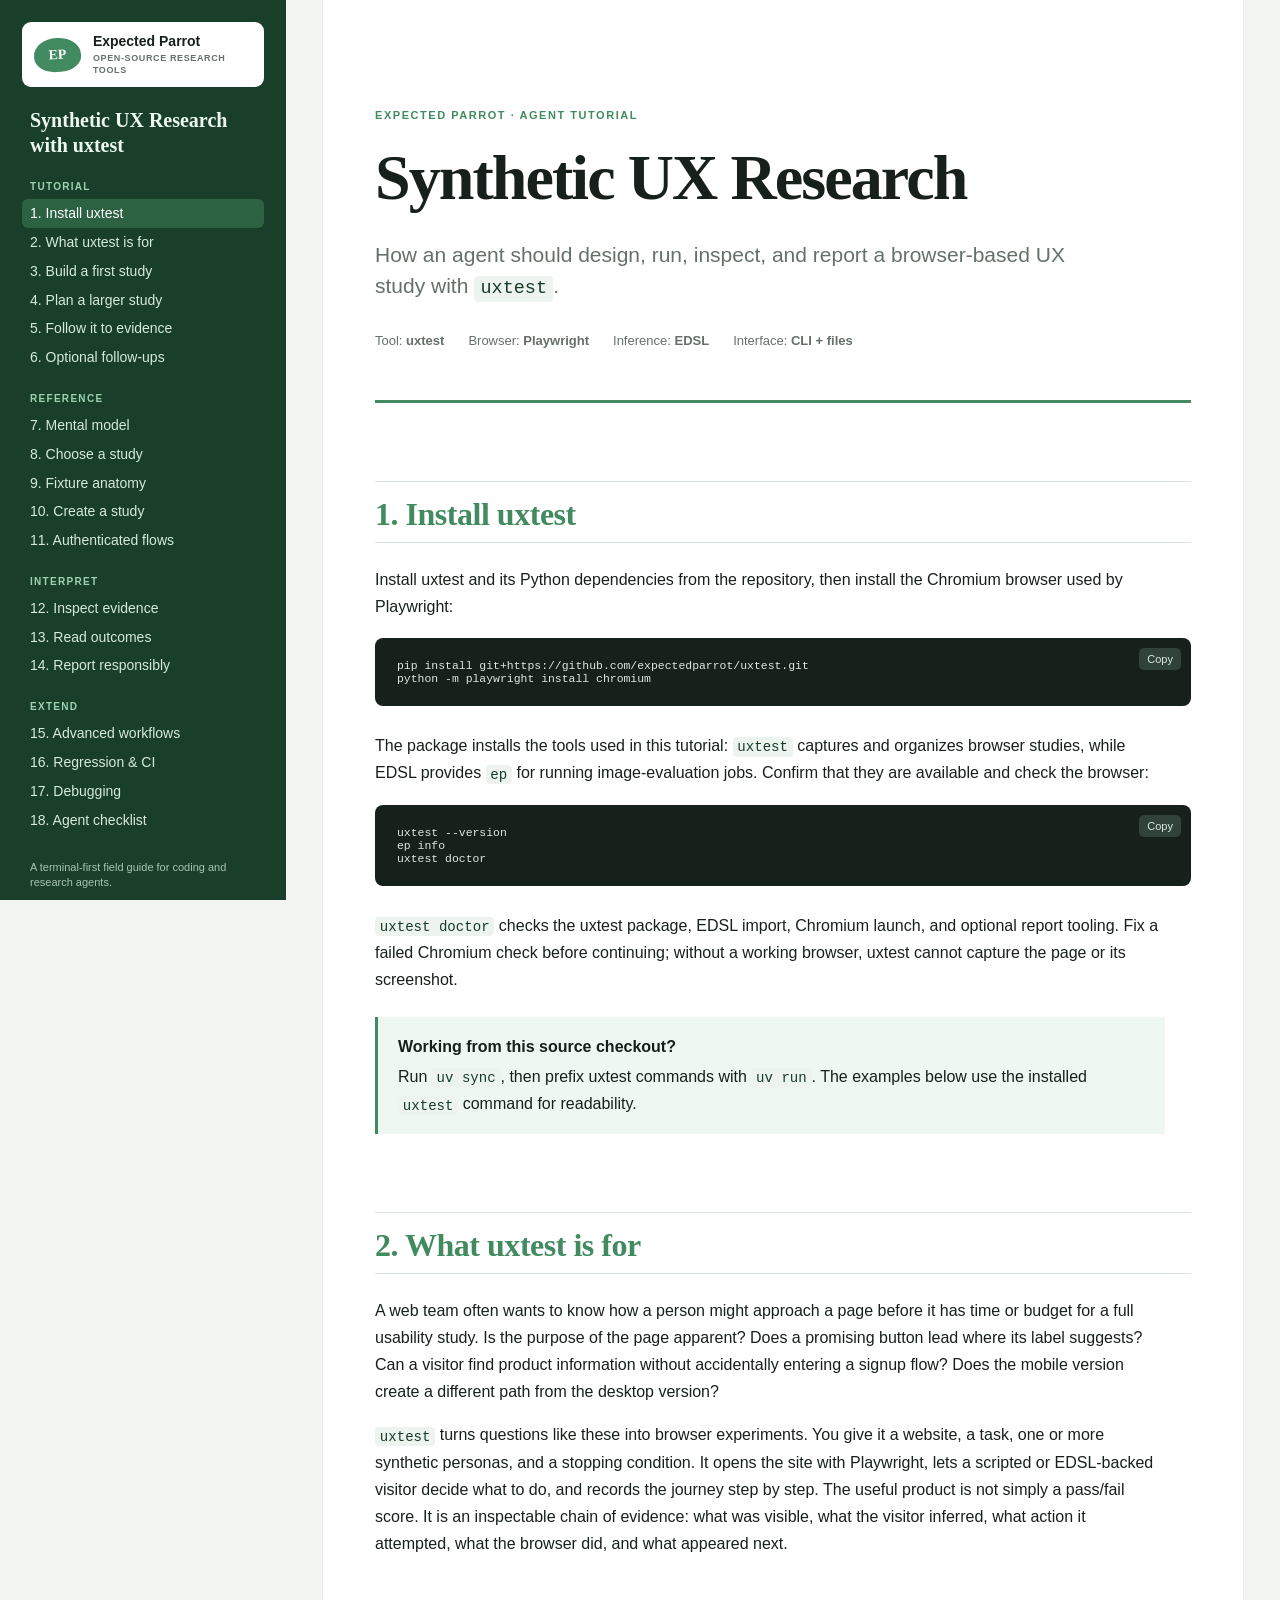
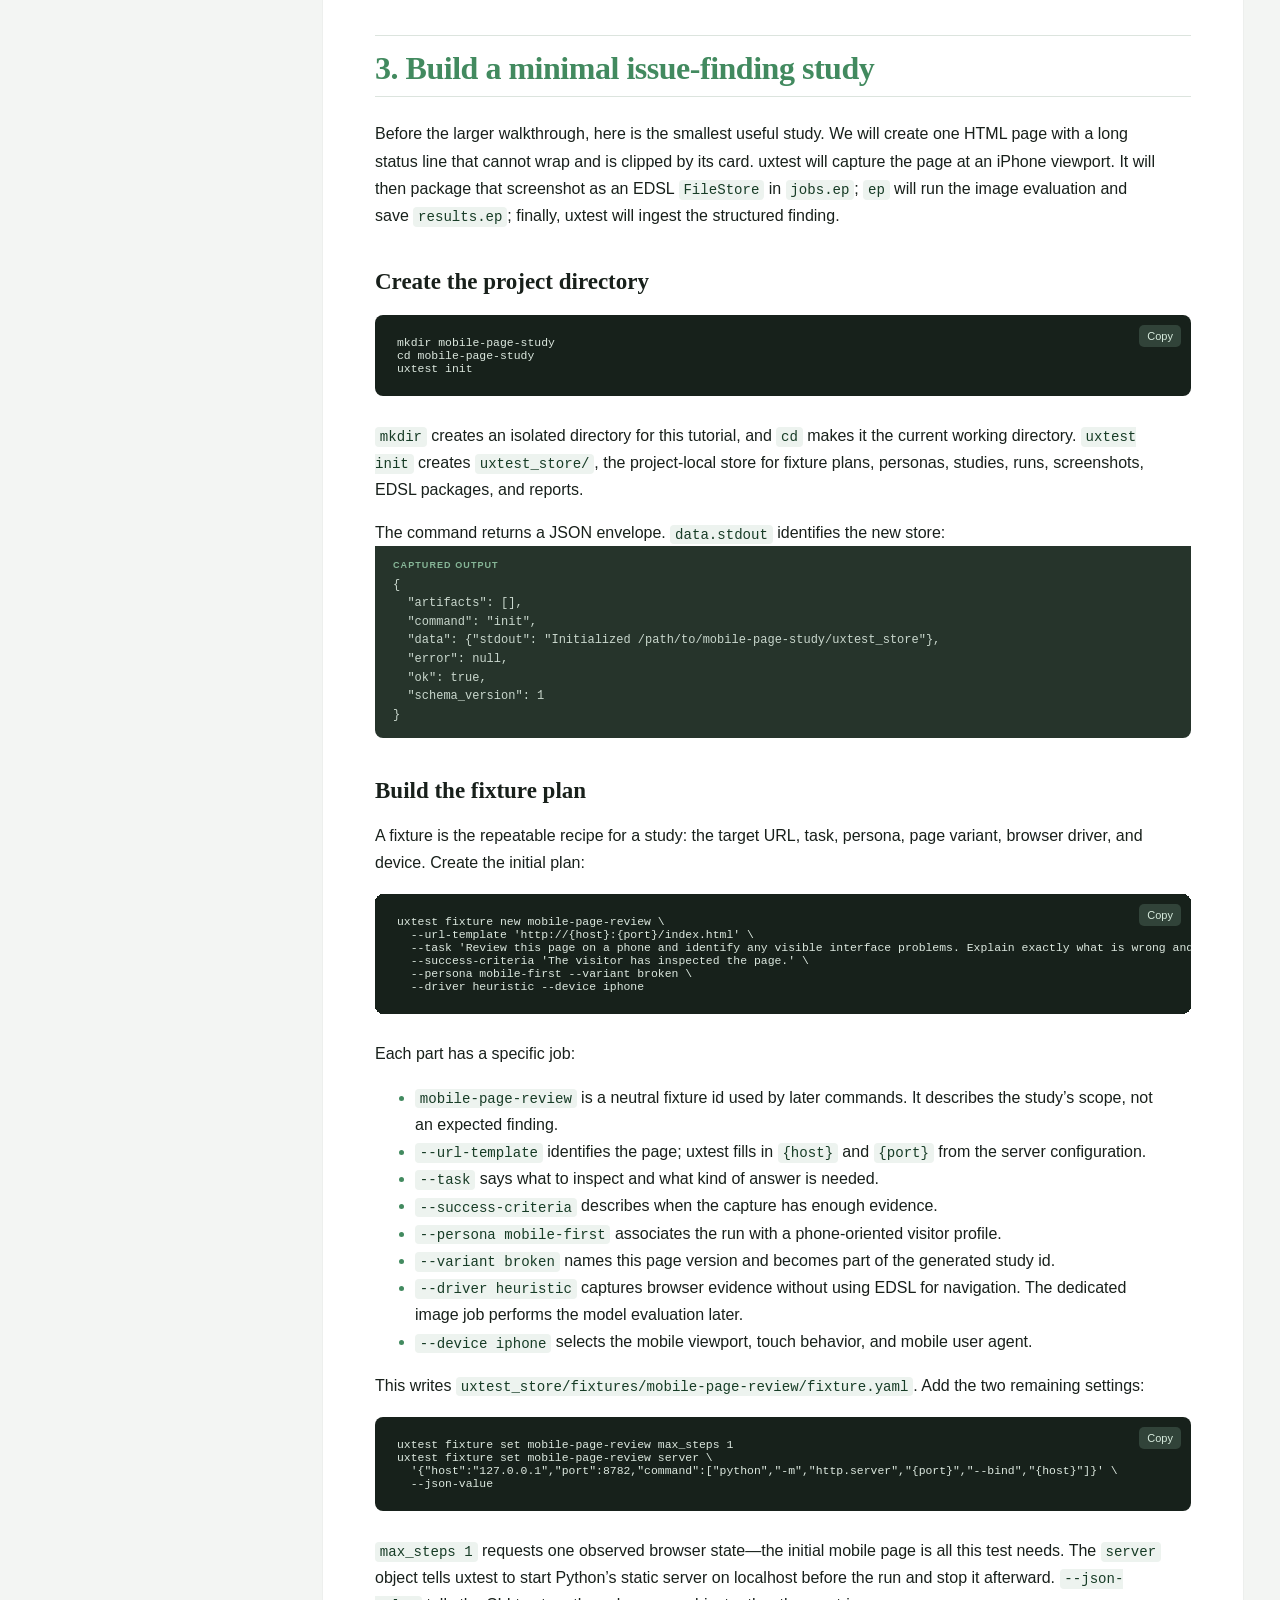
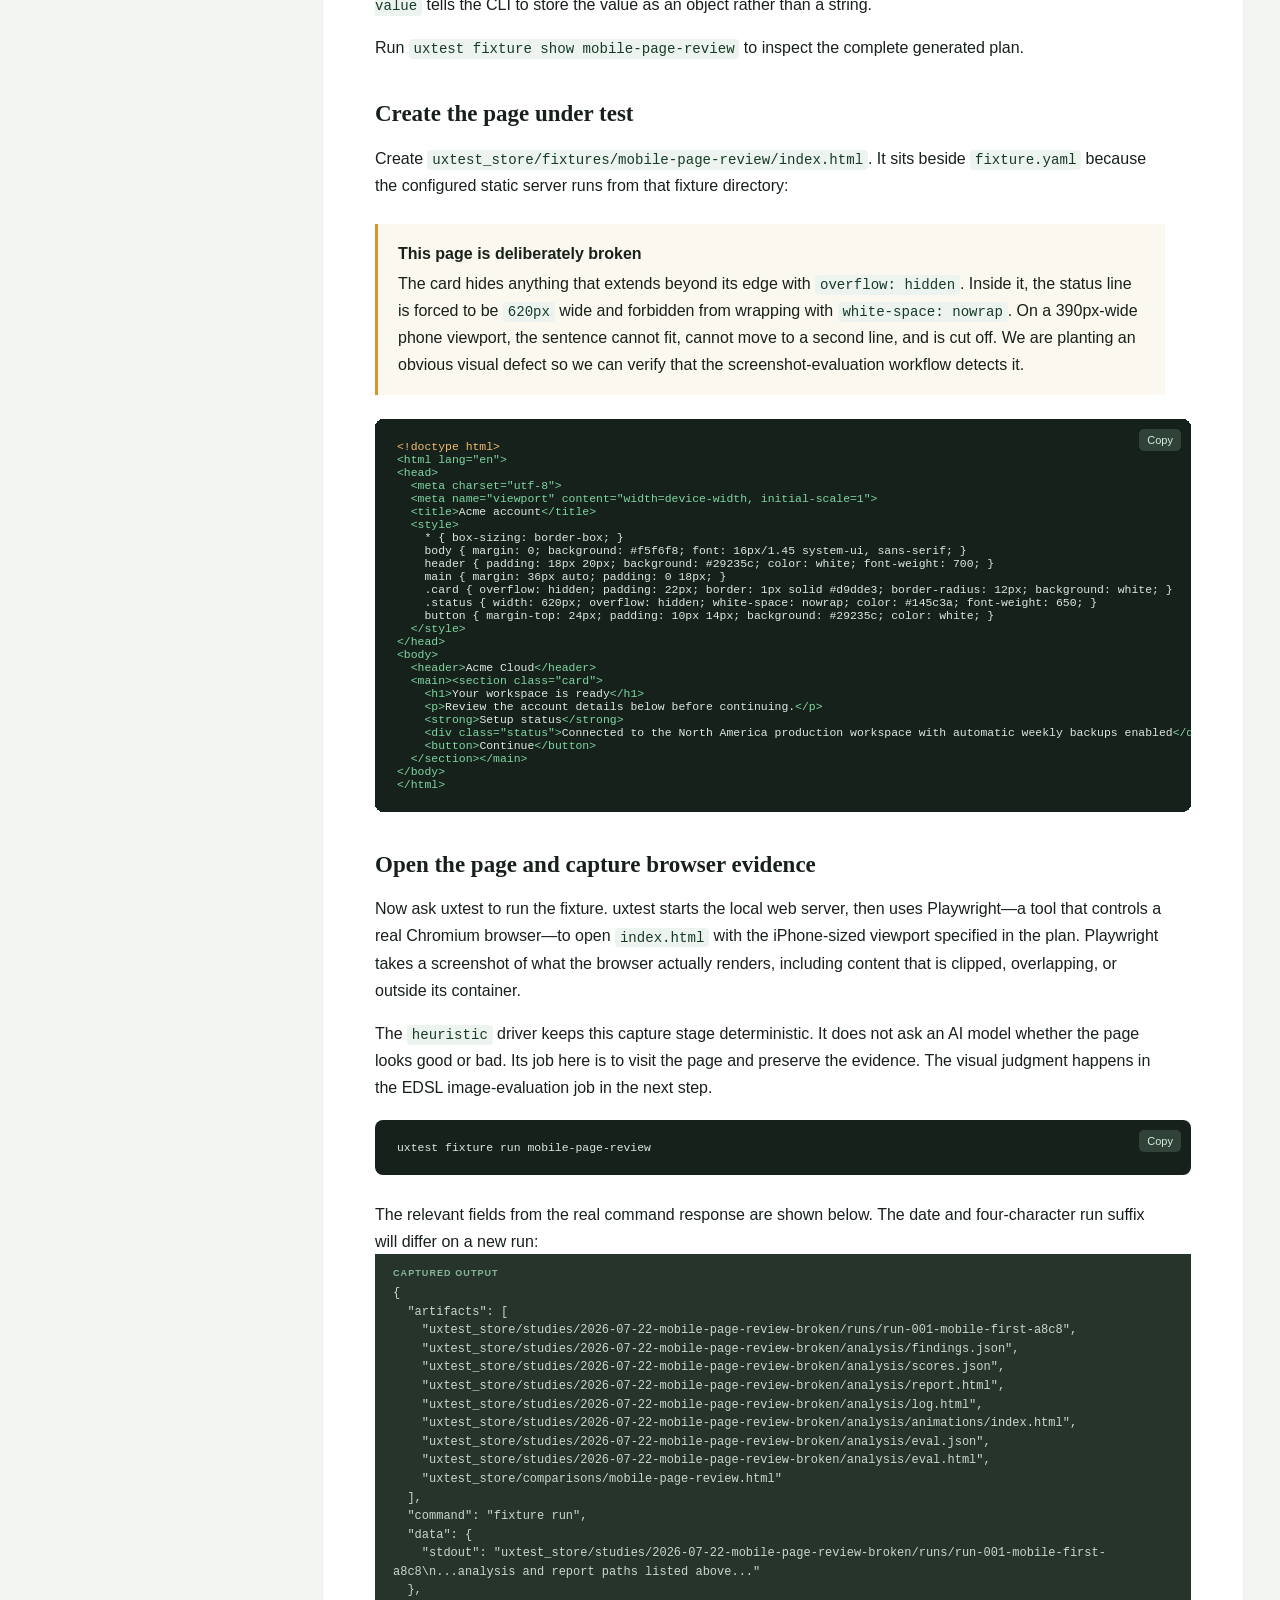
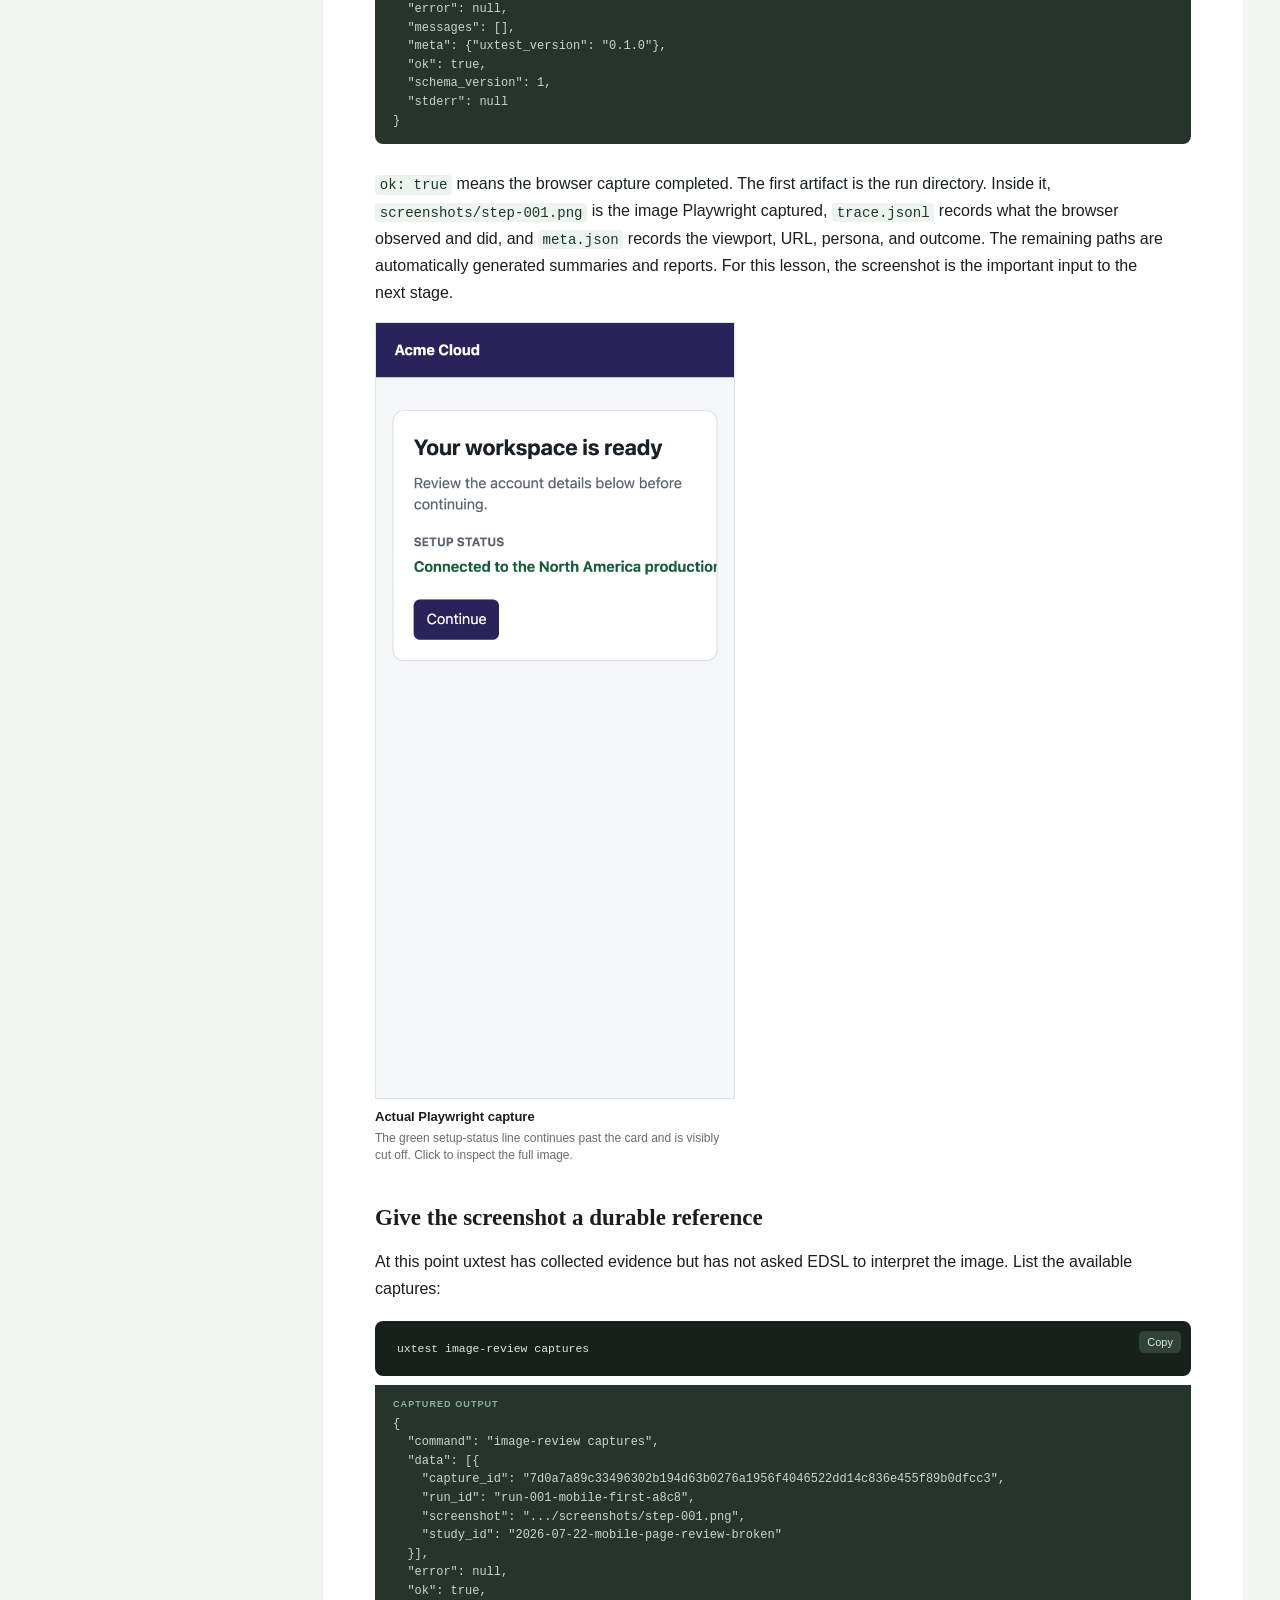
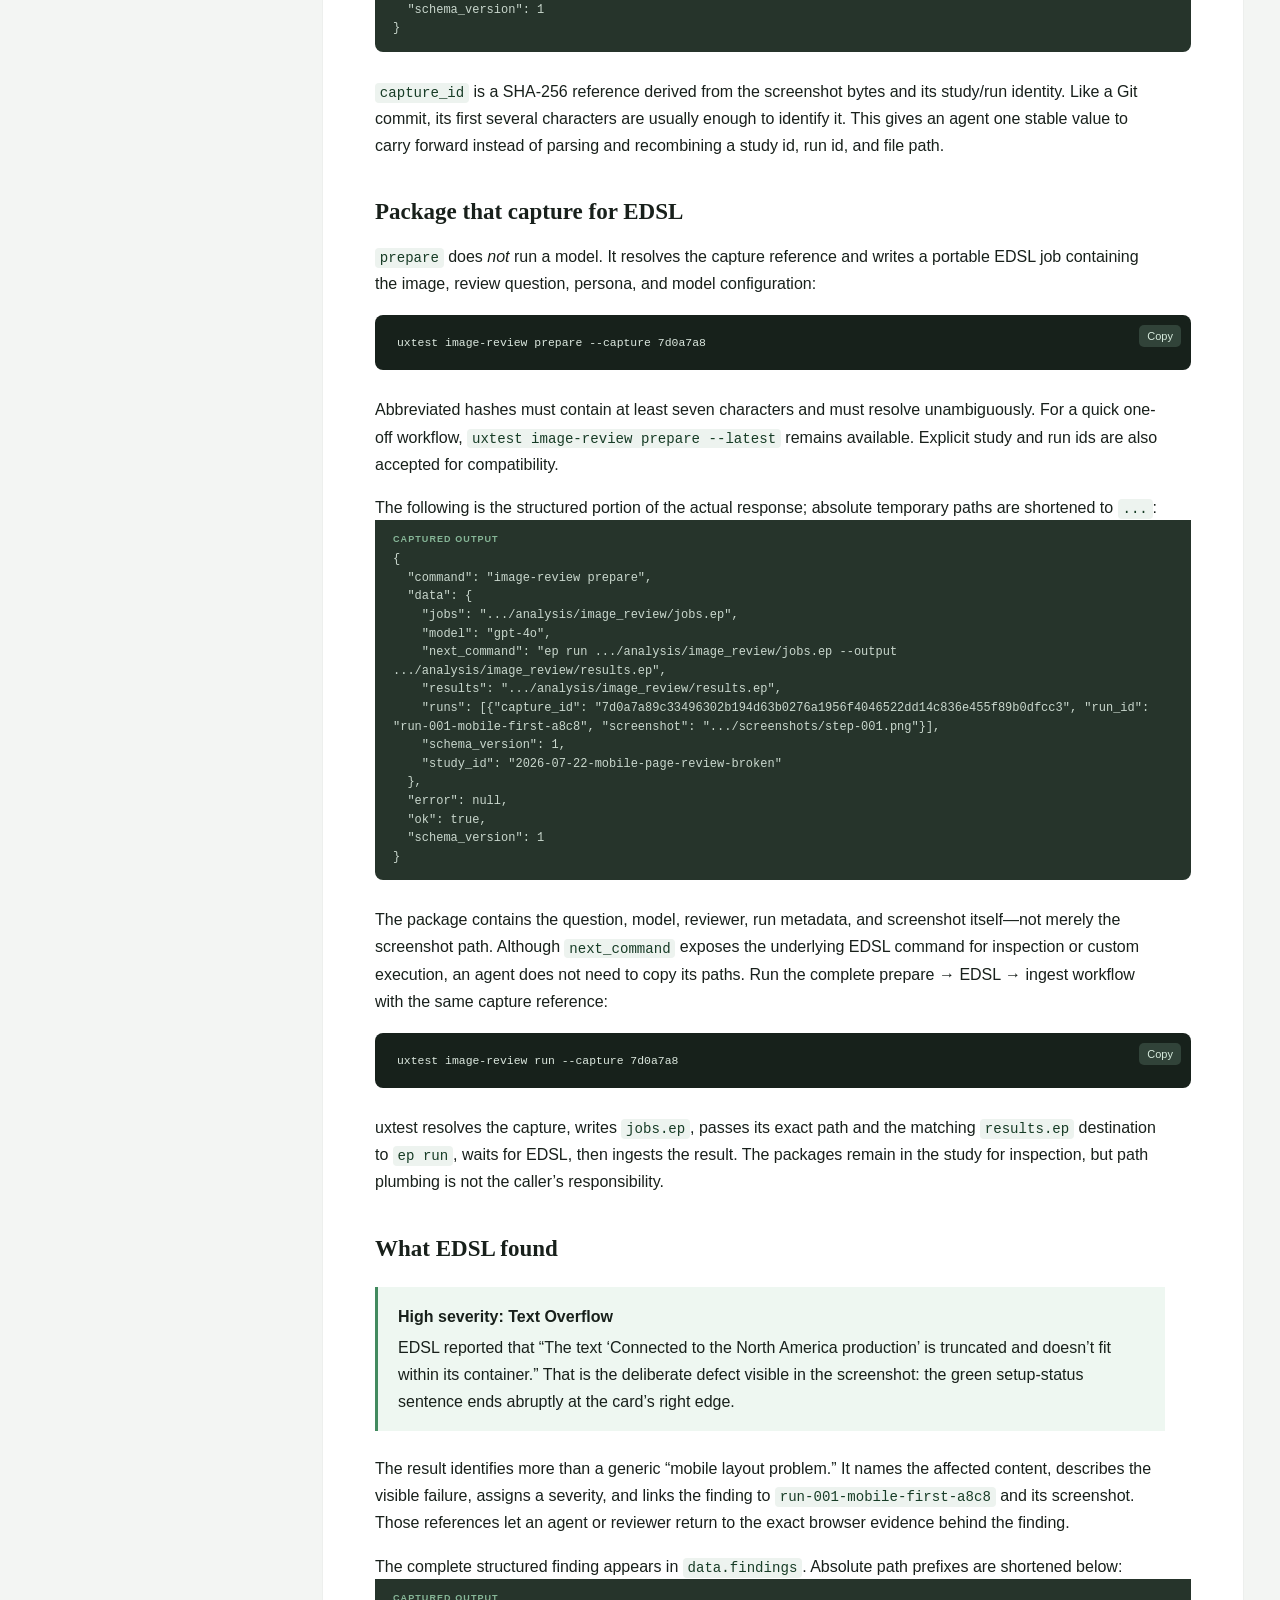
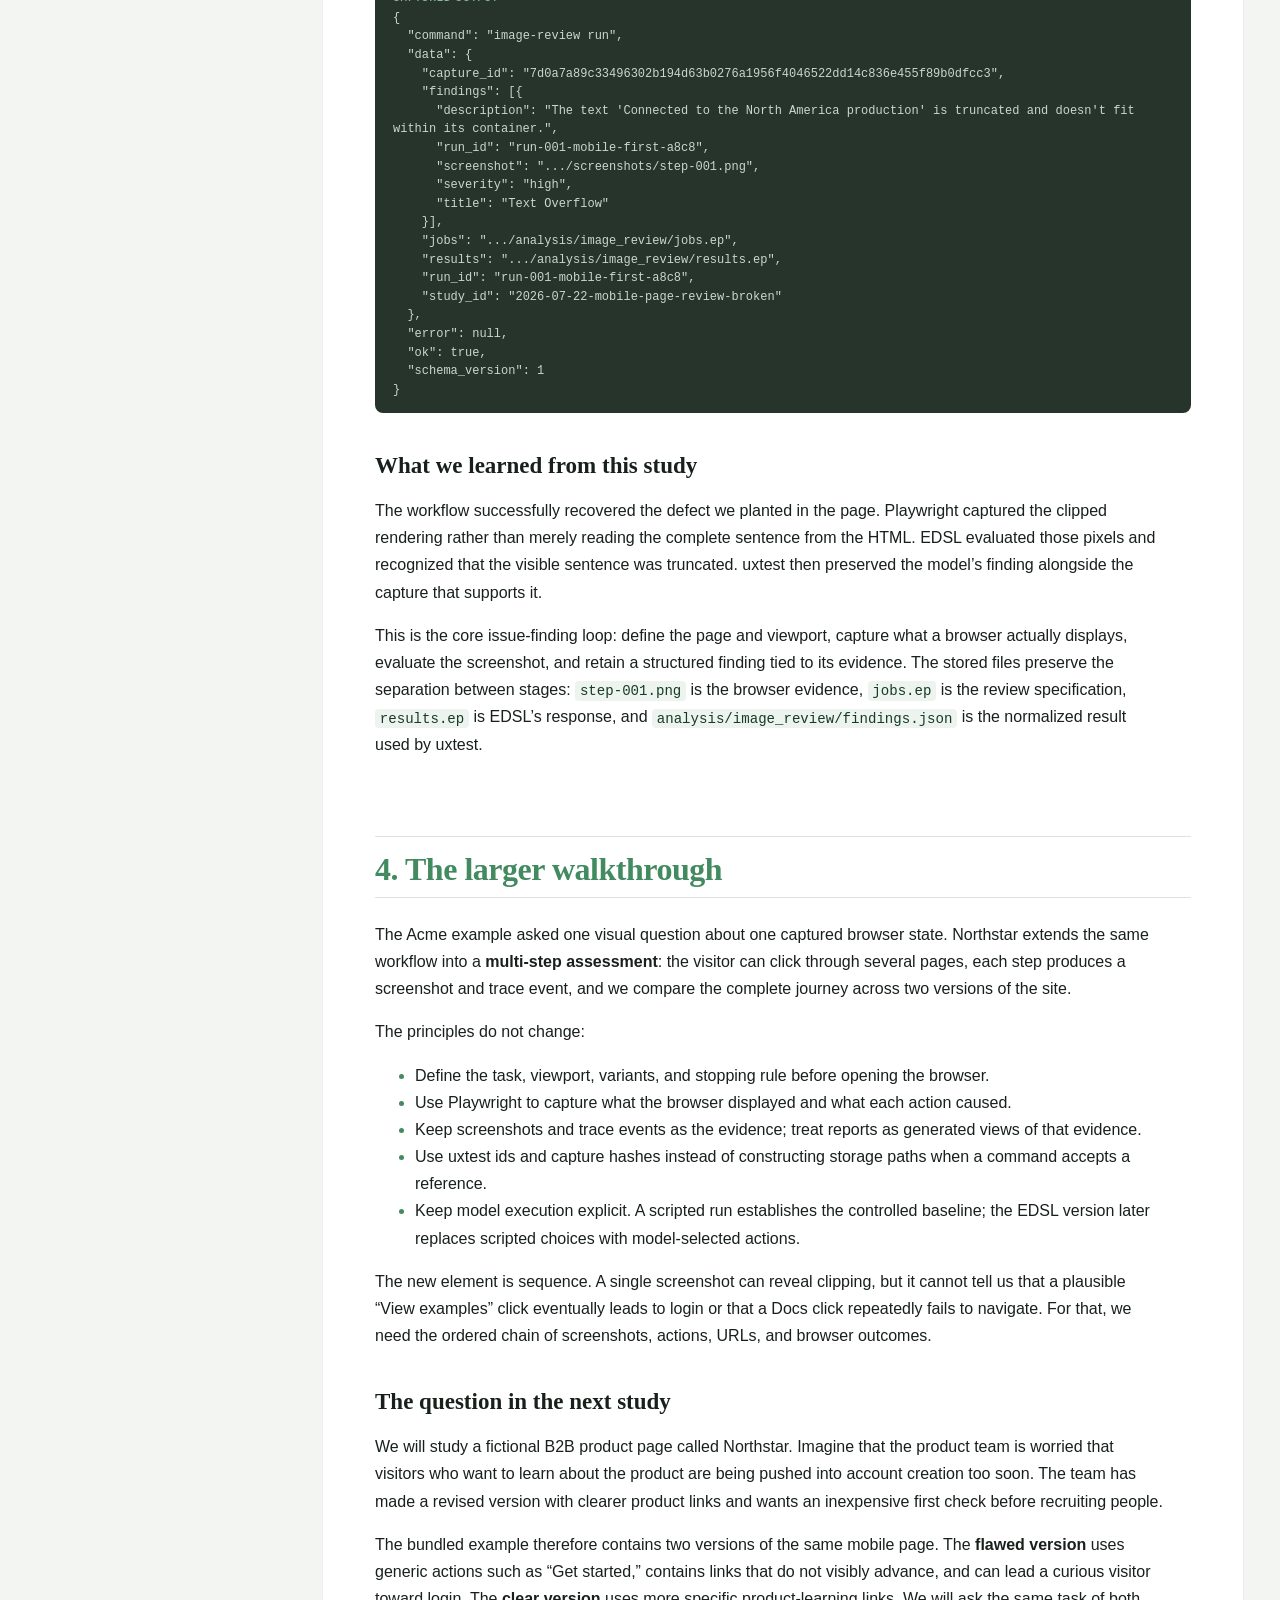
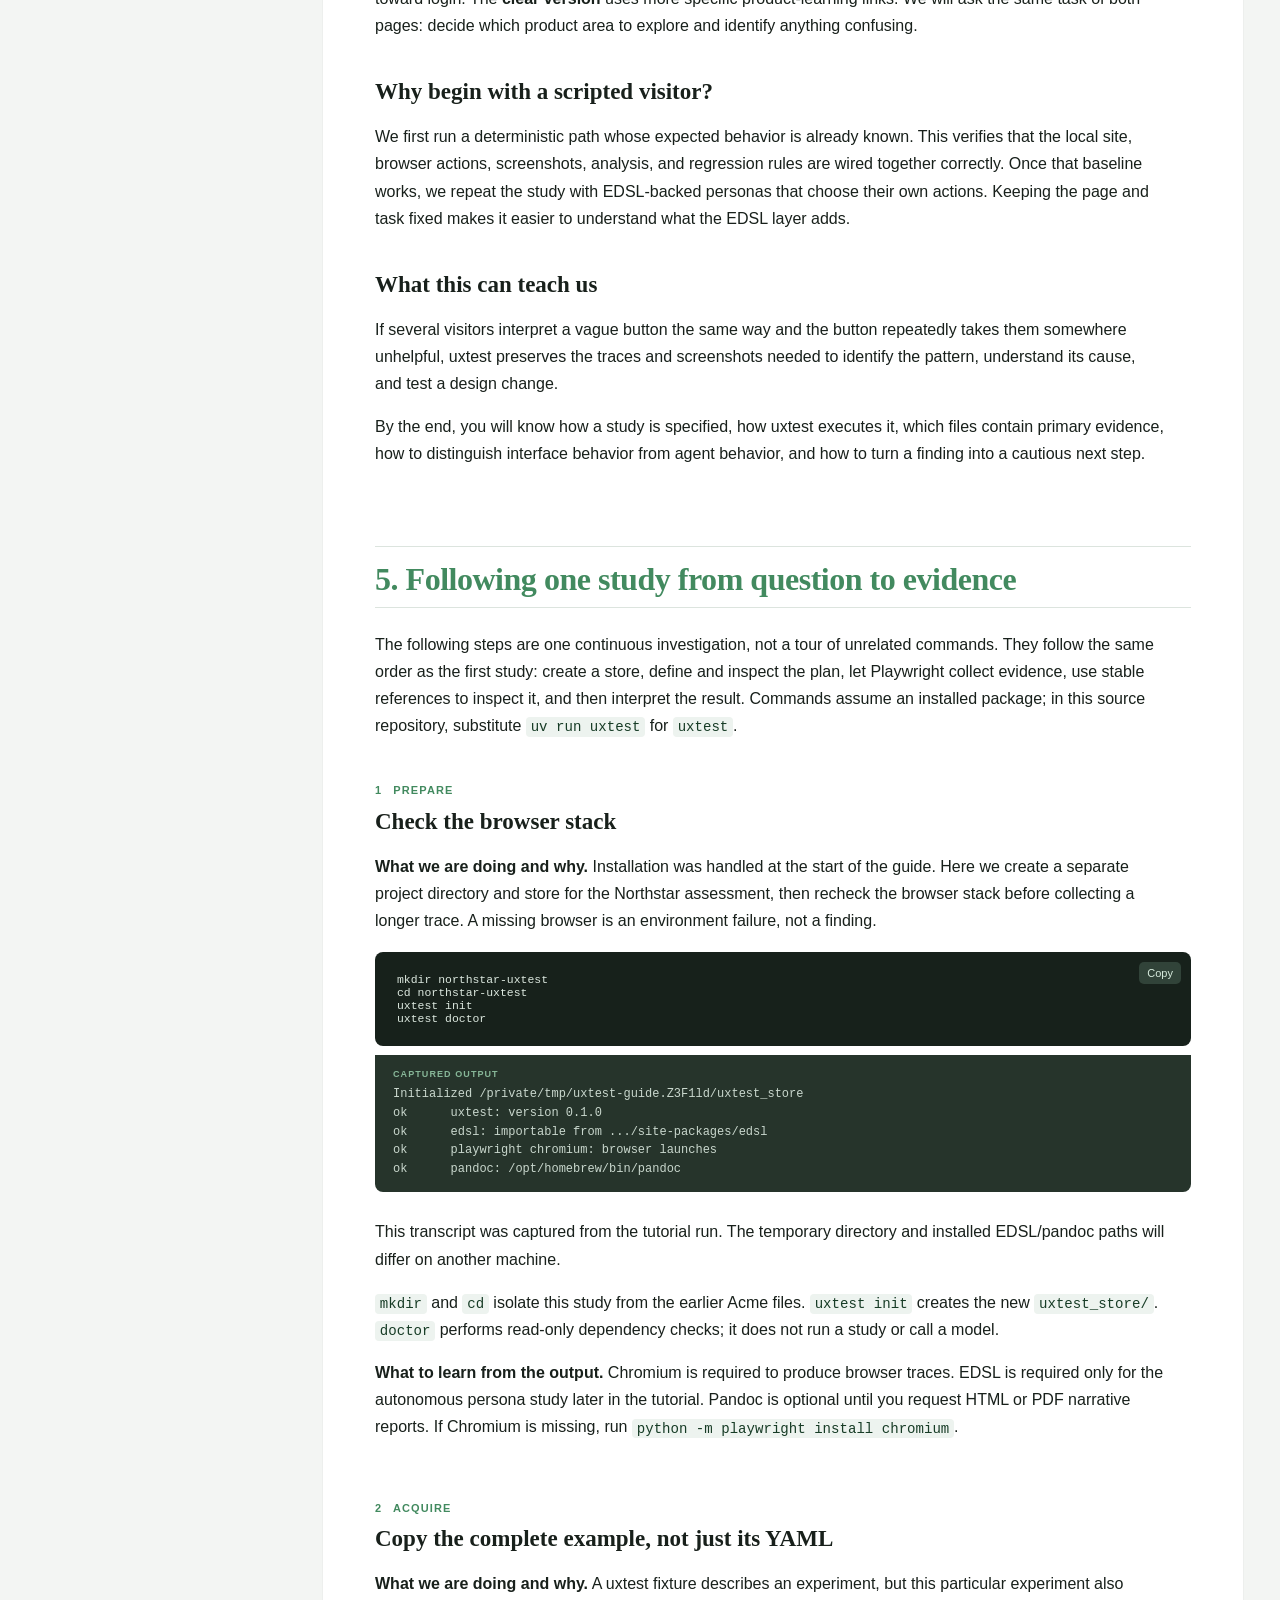
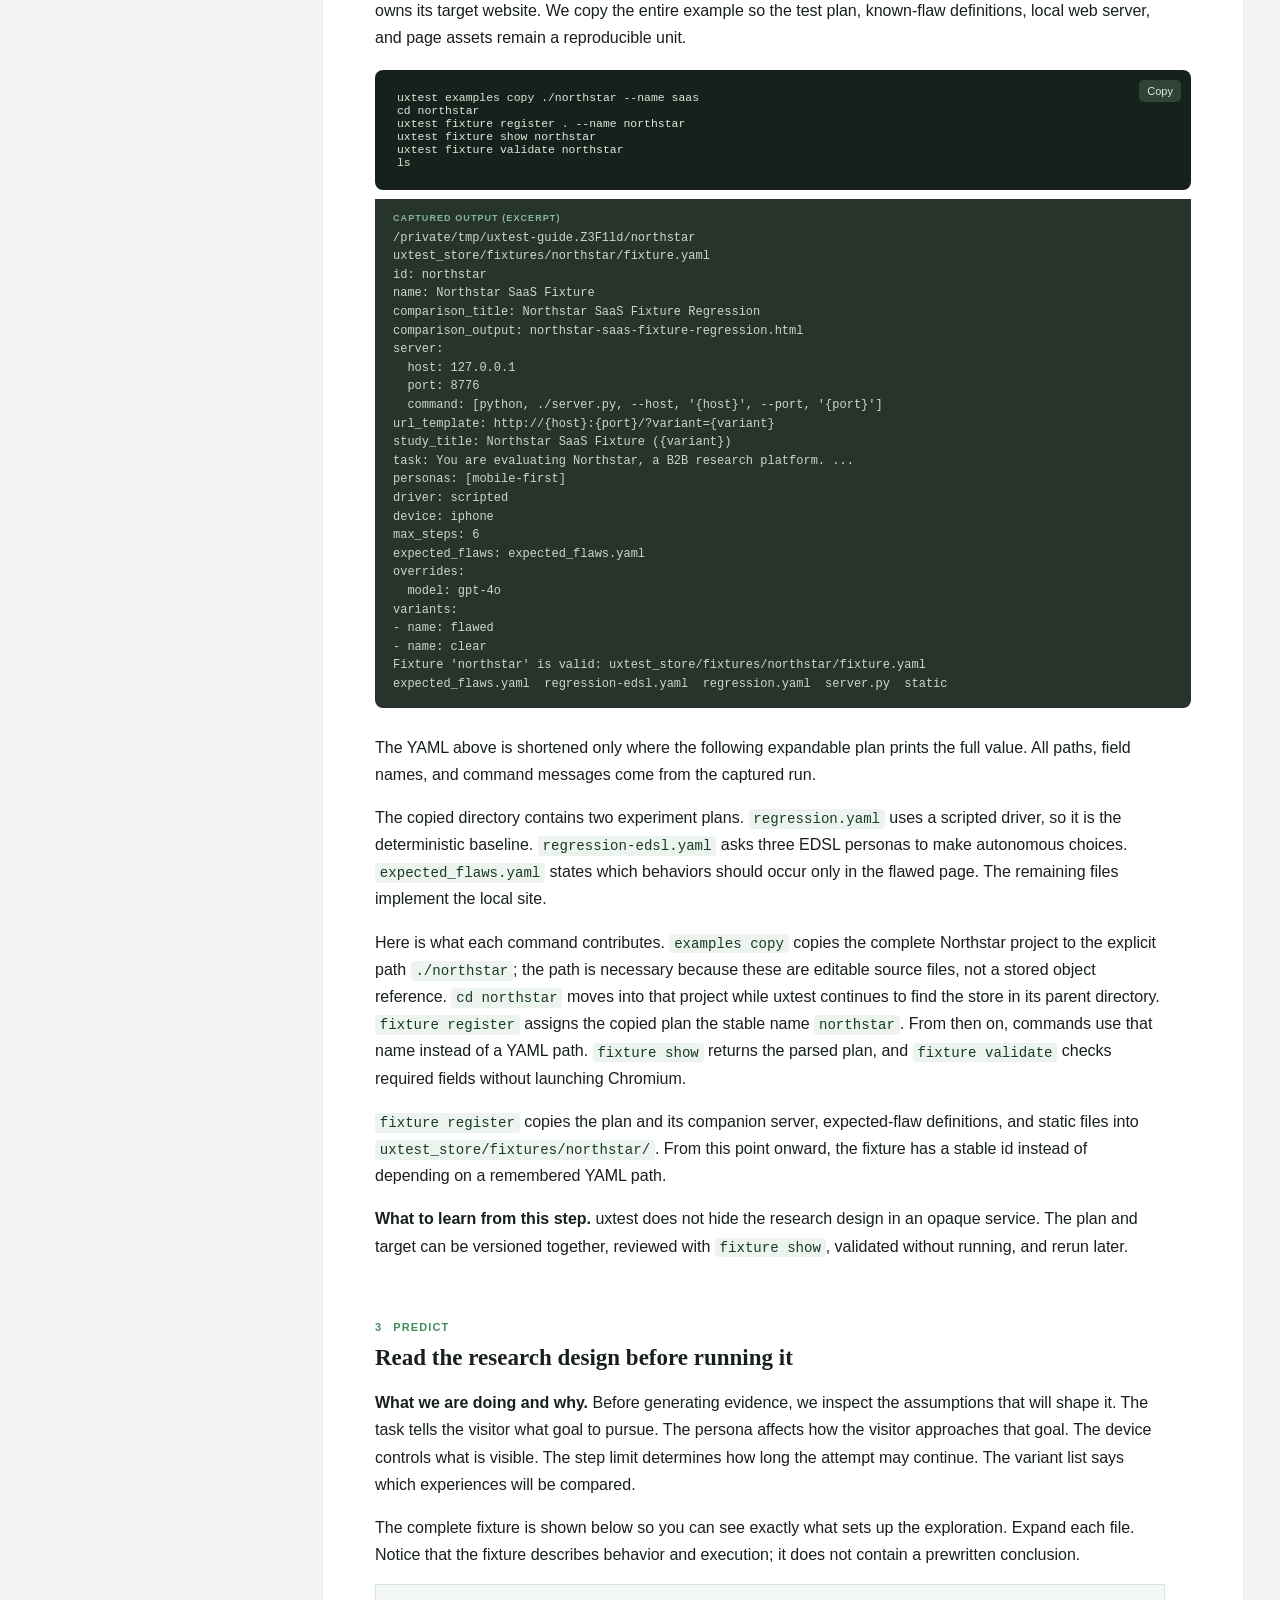
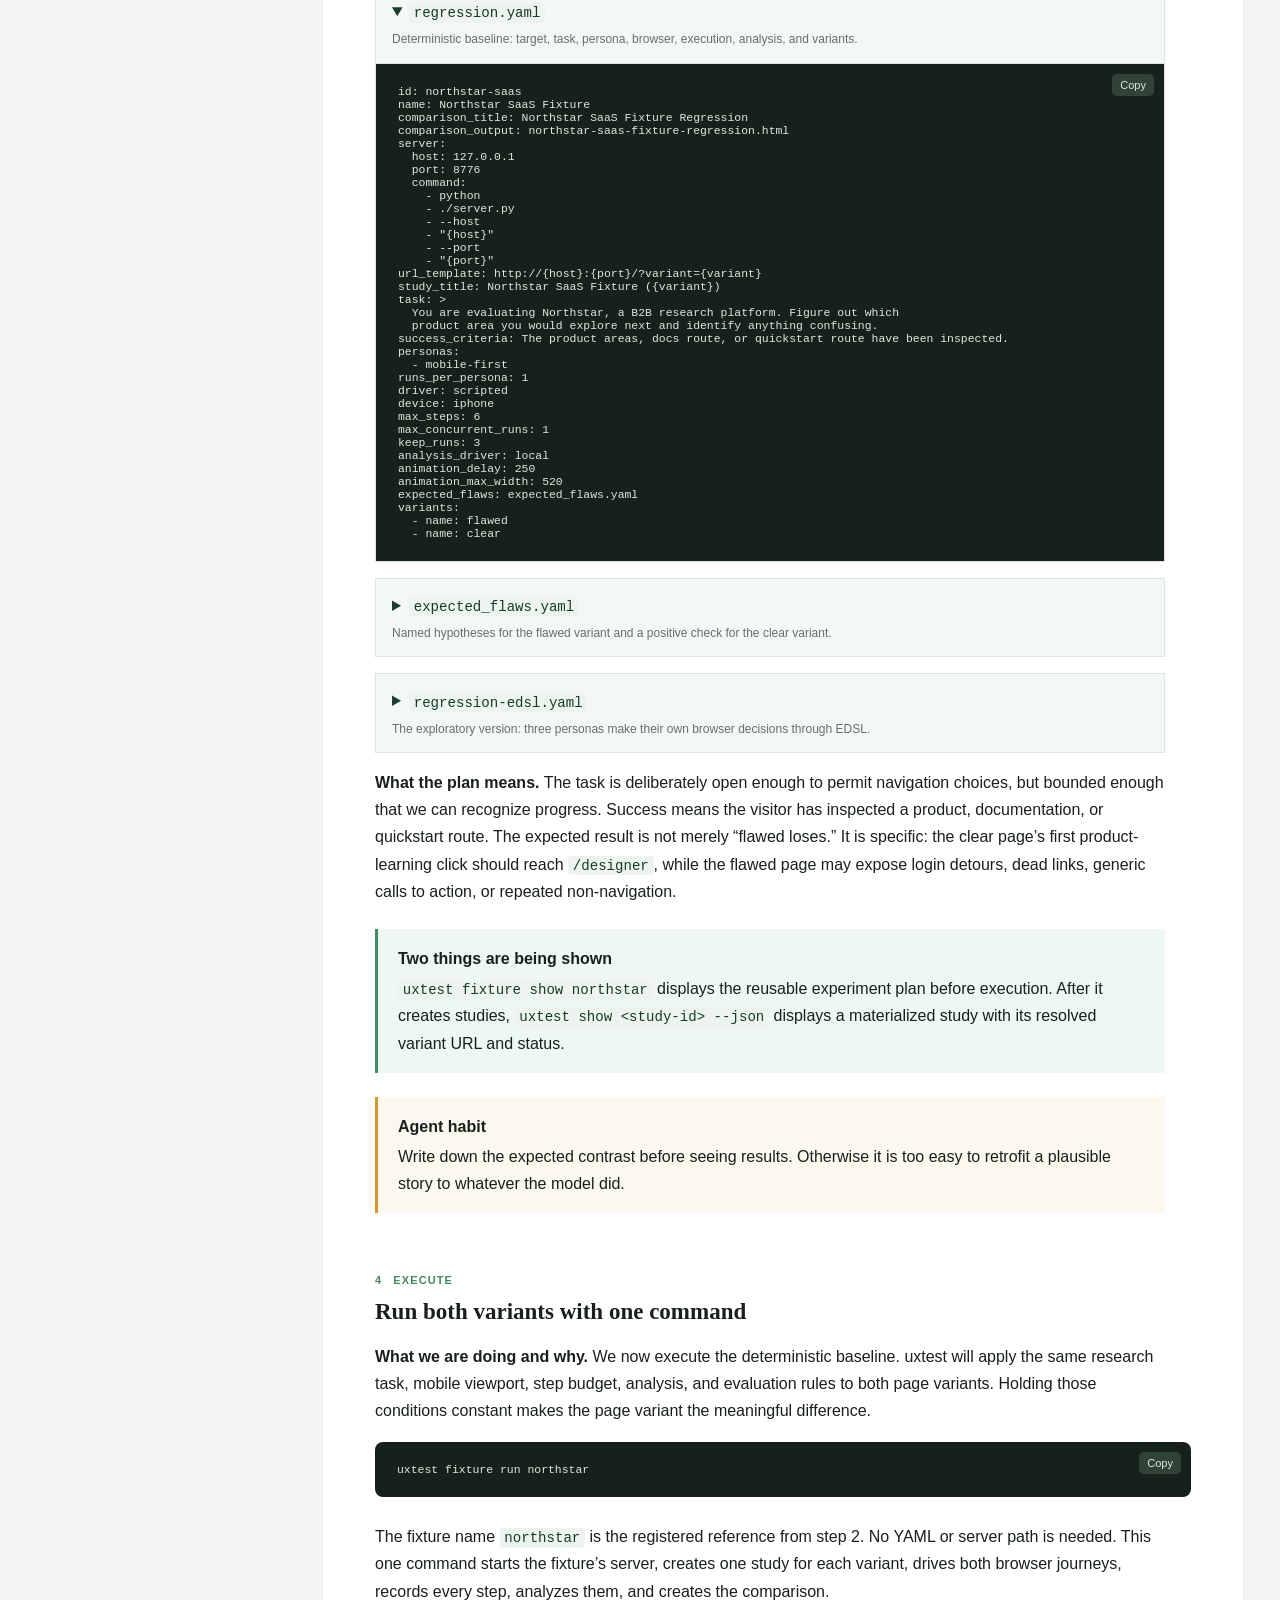
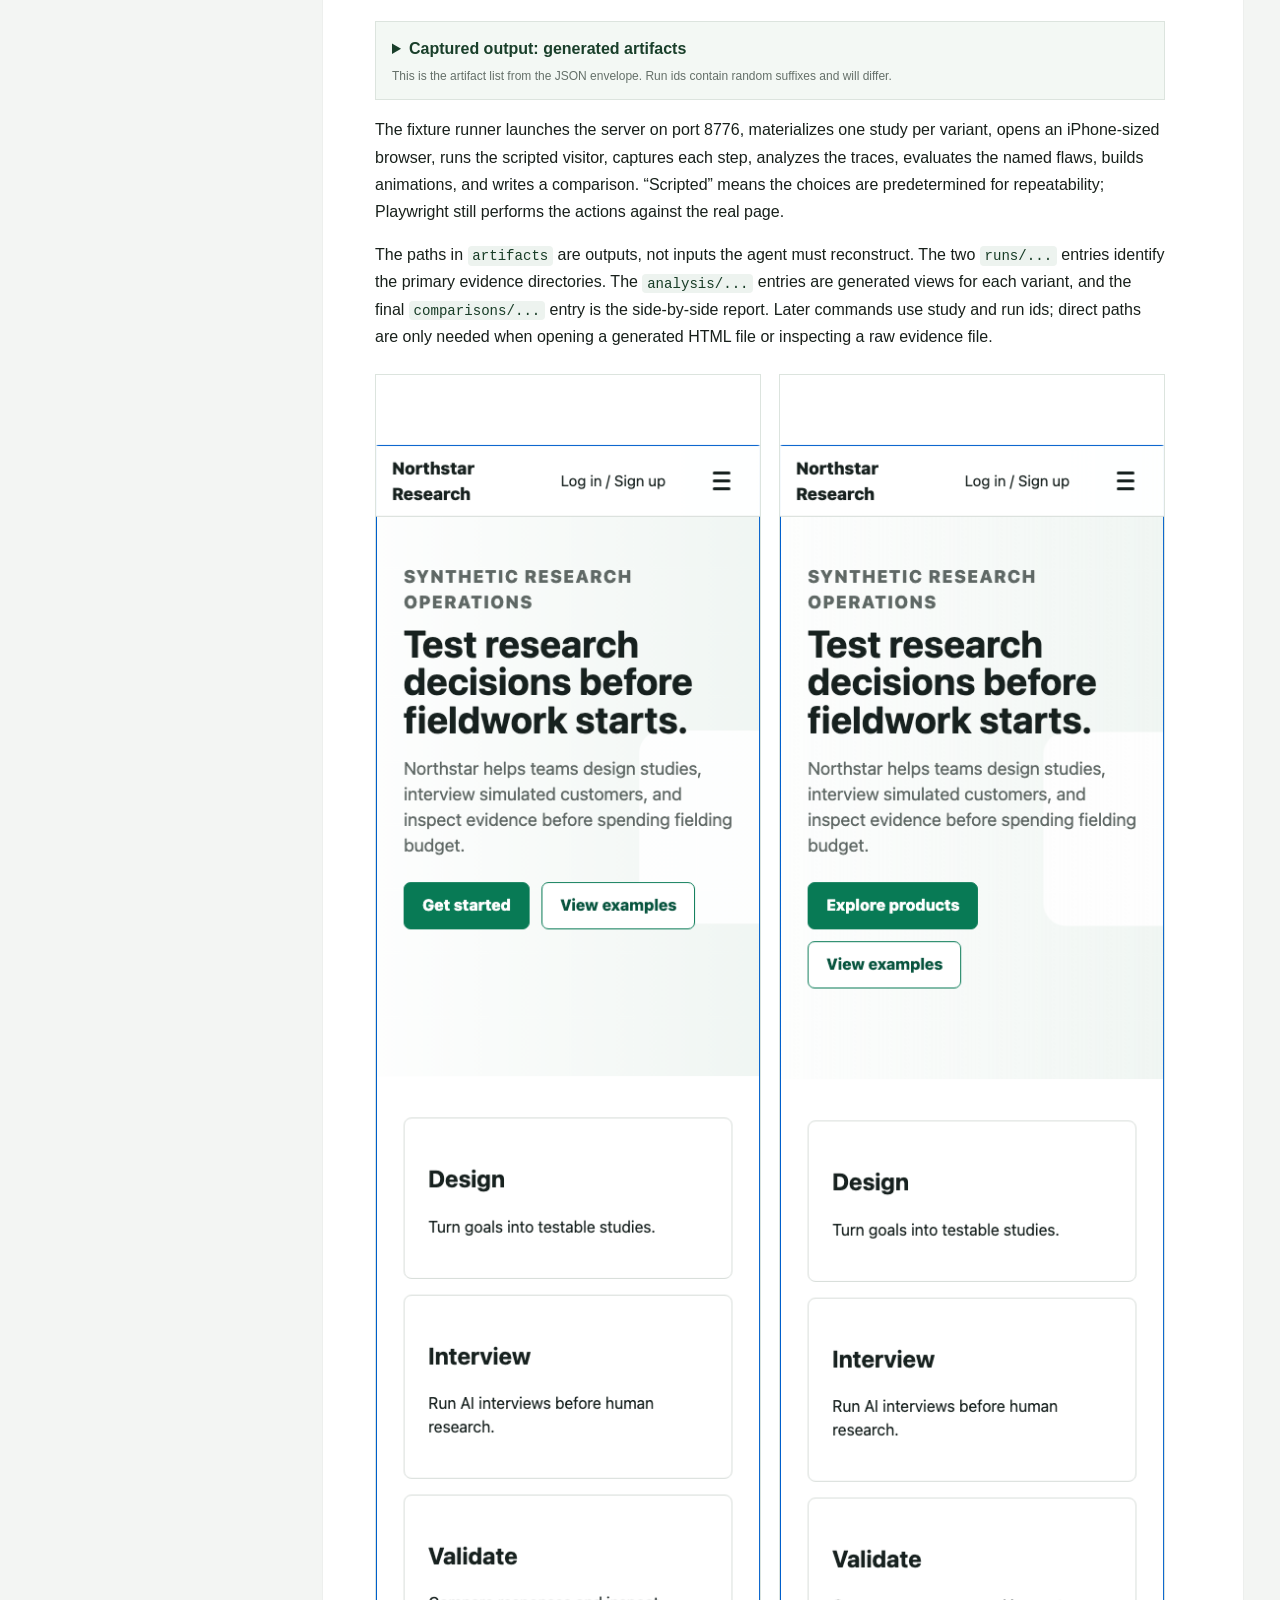
<file: docs/index.html>
<!doctype html>
<html lang="en">
<head>
  <meta charset="utf-8">
  <meta name="viewport" content="width=device-width, initial-scale=1">
  <meta name="description" content="An agent-first tutorial for running synthetic-user UX research with uxtest and Expected Parrot.">
  <title>Expected Parrot | Agent Guide to uxtest</title>
  <style>
    :root{--green:#428a5f;--green-bright:#65ad7e;--forest:#193f2a;--ink:#18201b;--muted:#657069;--paper:#f3f5f3;--panel:#fff;--rule:#dce4de;--soft:#eef7f1;--warm:#fbf8ef;--amber:#d7952c;--code:#17211b;--sidebar:286px;--measure:790px;--serif:Georgia,"Times New Roman",serif;--sans:-apple-system,BlinkMacSystemFont,"Segoe UI",Roboto,Helvetica,Arial,sans-serif;--mono:"SFMono-Regular",Consolas,"Liberation Mono",monospace}
    *{box-sizing:border-box}html{scroll-behavior:smooth;scroll-padding-top:20px}body{margin:0;overflow-x:hidden;color:var(--ink);background:var(--paper);font:16px/1.7 var(--sans)}body.modal-open{overflow:hidden}
    #progress{position:fixed;inset:0 auto auto 0;z-index:30;width:0;height:4px;background:#efa93a}
    nav{position:fixed;inset:0 auto 0 0;z-index:20;width:var(--sidebar);overflow-y:auto;padding:22px;color:#edf8f0;background:var(--forest);font:14px/1.35 var(--sans)}
    .brand{display:flex;align-items:center;gap:12px;margin-bottom:21px;padding:11px 12px;color:var(--ink);background:#fff;border-radius:9px;text-decoration:none}.brand:hover{background:#f8fbf9}.mark{display:grid;width:50px;height:34px;place-items:center;color:white;background:var(--green);border-radius:50% 50% 45% 45%;font:800 14px/1 var(--serif);transform:rotate(-3deg)}.brand strong{display:block;font-size:14px;line-height:1.15}.brand small{display:block;margin-top:3px;color:var(--muted);font-size:9px;font-weight:700;letter-spacing:.07em;text-transform:uppercase}
    .book-title{margin:0 8px 22px;font:600 20px/1.25 var(--serif)}.toc-toggle{display:none;width:100%;padding:9px 11px;color:#fff;background:#2c6142;border:1px solid #528066;border-radius:6px;text-align:left;font-weight:750}nav .part{margin:20px 8px 5px;color:#9ed2af;font-size:10px;font-weight:800;letter-spacing:.13em;text-transform:uppercase}nav>a:not(.brand){display:block;padding:5px 8px;color:#d5e9dc;text-decoration:none;border-radius:6px}nav>a:not(.brand):hover,nav>a.active{color:#fff!important;background:#2c6142}.nav-note{margin:26px 8px 0;color:#aac3b2;font-size:11px}
    main{min-width:0;margin-left:var(--sidebar)}article,section,.lesson{min-width:0}article{max-width:920px;margin:auto;padding:48px 52px 110px;background:#fff;box-shadow:0 0 0 1px rgba(0,0,0,.025)}header.hero{padding:58px 0 48px;border-bottom:3px solid var(--green)}
    .eyebrow{color:var(--green);font-size:11px;font-weight:850;letter-spacing:.14em;text-transform:uppercase}h1,h2,h3{font-family:var(--serif);font-weight:600;line-height:1.25}h1{max-width:760px;margin:13px 0 20px;font-size:clamp(42px,6vw,64px);letter-spacing:-.03em}h2{margin:78px 0 23px;padding:12px 0 8px;color:var(--green);font-size:32px;letter-spacing:-.015em;border-top:1px solid var(--rule);border-bottom:1px solid var(--rule)}h3{margin:39px 0 12px;font-size:23px}.dek{max-width:720px;color:var(--muted);font-size:21px;line-height:1.5}.meta{display:flex;flex-wrap:wrap;gap:10px 24px;margin-top:28px;color:var(--muted);font-size:13px}
    p,ul,ol,pre,.callout,.flow,.tree,.cards,table{max-width:var(--measure)}a{color:var(--green);text-decoration:none}a:hover{text-decoration:underline}li::marker{color:var(--green)}code{padding:.13em .34em;color:#173c26;background:#edf3ef;border-radius:4px;font: .88em var(--mono)}pre{position:relative;width:100%;max-width:100%;overflow:auto;margin:18px 0 26px;padding:21px 56px 21px 22px;color:#dce8df;background:var(--code);border-radius:8px;font:13px/1.58 var(--mono)}pre code{display:block;width:max-content;min-width:100%;padding:0;color:inherit;background:none}.syntax-html .html-tag{color:#7ed6a0}.syntax-html .html-doctype{color:#efbd6d}.copy{position:absolute;top:10px;right:10px;padding:5px 8px;color:#d7ebdd;background:#314339;border:0;border-radius:5px;font:11px var(--sans);cursor:pointer}.copy:hover{color:#fff;background:var(--green)}
    .callout{margin:24px 0;padding:16px 20px;background:var(--soft);border-left:3px solid var(--green)}.callout.warn{background:var(--warm);border-color:var(--amber)}.callout strong:first-child{display:block;margin-bottom:3px}.cards{display:grid;grid-template-columns:1fr 1fr;gap:16px}.card{padding:4px 18px 16px 0;border-bottom:1px solid var(--rule)}.card h3{margin:0 0 8px;color:var(--forest);font:700 16px/1.3 var(--sans)}.card p{margin:0;color:var(--muted);font-size:14px}.tag{display:block;margin-bottom:6px;color:var(--green);font-size:10px;font-weight:800;letter-spacing:.06em;text-transform:uppercase}
    .flow{display:flex;align-items:center;gap:7px;margin:25px 0;overflow-x:auto}.step{min-width:120px;padding:13px 10px;text-align:center;color:var(--forest);background:var(--soft);border:1px solid #bdd3c5;border-radius:7px;font-size:12px;font-weight:750}.arrow{color:var(--green);font-size:20px}.tree{margin:20px 0;padding:20px 22px;color:#dce8df;background:#1b2920;border-radius:8px;font:13px/1.65 var(--mono)}.tree .dim{color:#98ad9e}.tree .hot{color:#9bd1ad}table{width:100%;margin:20px 0 28px;border-collapse:collapse;font-size:14px}th,td{padding:10px 12px;text-align:left;vertical-align:top;border-bottom:1px solid var(--rule)}th{color:#fff;background:var(--green)}tbody tr:nth-child(even){background:#f7f9f7}.kbd{white-space:nowrap;font-family:var(--mono);font-size:12px}.checklist{list-style:none;padding-left:0}.checklist li{position:relative;padding:5px 0 5px 28px}.checklist li:before{position:absolute;left:0;top:8px;width:16px;height:16px;color:#fff;background:var(--green);border-radius:50%;content:"✓";font:700 11px/16px var(--sans);text-align:center}
    .lesson{margin:42px 0 58px}.lesson-label{color:var(--green);font-size:11px;font-weight:850;letter-spacing:.1em;text-transform:uppercase}.lesson-label b{margin-right:7px}.lesson h3{margin-top:8px}.output{margin:-17px 0 26px;padding:14px 18px;overflow-wrap:anywhere;white-space:pre-wrap;color:#c9d7cd;background:#26342b;border-radius:0 0 8px 8px;font:12px/1.55 var(--mono)}.output:before{display:block;margin-bottom:6px;color:#87b798;content:"CAPTURED OUTPUT";font:800 9px var(--sans);letter-spacing:.12em}.output.excerpt:before{content:"CAPTURED OUTPUT (EXCERPT)"}.output.not-run:before{color:#dfbd78;content:"NOT EXECUTED — OUTPUT CONTRACT"}.artifact{display:grid;grid-template-columns:140px 1fr;gap:15px;align-items:start;max-width:var(--measure);margin:14px 0;padding:4px 0 14px;border-bottom:1px solid var(--rule)}.artifact strong{color:var(--forest);font:700 13px var(--mono)}.artifact p{margin:0;color:var(--muted);font-size:13px}
    footer{margin-top:90px;padding-top:27px;color:var(--muted);border-top:3px solid var(--green);font-size:13px}.footer-brand{display:flex;align-items:center;gap:10px;margin-bottom:10px}.footer-brand .mark{width:40px;height:28px;font-size:11px}
    .shots{display:grid;grid-template-columns:1fr 1fr;gap:18px;max-width:var(--measure);margin:24px 0 30px}.shot{margin:0}.shot.compact-phone{max-width:360px}.shot img{display:block;width:100%;height:auto;border:1px solid #dce4de}.shot figcaption{margin-top:9px;color:var(--muted);font-size:12px;line-height:1.45}.shot figcaption strong{display:block;margin-bottom:3px;color:var(--ink);font-size:13px}.report-shot{max-width:var(--measure);margin:24px 0 30px}.journey-button{display:block;width:100%;height:330px;padding:12px;overflow:hidden;border:1px solid #dce4de;background:#f3f5f3;cursor:zoom-in}.journey-button img{display:block;width:100%;height:100%;object-fit:contain}.report-shot figcaption{margin:9px 0 1px;color:var(--muted);font-size:13px}.journey-modal{position:fixed;inset:0;z-index:60;display:none;padding:28px;background:rgba(15,24,18,.9)}.journey-modal.open{display:grid;grid-template-rows:auto minmax(0,1fr)}.journey-modal-bar{display:flex;justify-content:space-between;align-items:center;padding:10px 14px;color:#fff;background:var(--forest)}.journey-modal-bar button{padding:7px 11px;color:#fff;border:1px solid #91ad9b;border-radius:5px;background:transparent;cursor:pointer}.journey-scroll{overflow:auto;background:var(--paper)}.journey-scroll img{display:block;width:auto;max-width:none;height:auto}details.plan{max-width:var(--measure);margin:16px 0;border:1px solid var(--rule);background:#fff}details.plan summary{padding:13px 16px;color:var(--forest);background:#f3f8f4;cursor:pointer;font-weight:750}details.plan[open] summary{border-bottom:1px solid var(--rule)}details.plan pre{max-width:none;margin:0;border-radius:0}.plan-note{display:block;margin-top:4px;color:var(--muted);font-size:12px;font-weight:400}
    @media(max-width:980px){nav{position:static;width:auto;max-height:none}.brand{max-width:280px}main{margin-left:0}article{padding:30px 25px 80px}.toc-toggle{display:block}nav>.part,nav>a:not(.brand),nav>.nav-note{display:none}nav.open>.part{display:block}nav.open>a:not(.brand){display:block}nav.open>.nav-note{display:block}}@media(max-width:650px){.cards,.shots{grid-template-columns:1fr}h1{font-size:42px}h2{font-size:28px}.flow{align-items:stretch;flex-direction:column}.arrow{transform:rotate(90deg);text-align:center}.journey-modal{padding:8px}}
    @media print{nav,#progress,.copy{display:none!important}main{margin:0}article{max-width:none;padding:0;box-shadow:none}body{background:#fff;font-size:11pt}h2{break-before:page;margin-top:0}pre{white-space:pre-wrap;color:#000;background:#eee;border:1px solid #aaa}.card,.callout,table{break-inside:avoid}}
  </style>
</head>
<body>
<div id="progress"></div>
<nav aria-label="Tutorial contents">
  <a class="brand" href="https://www.expectedparrot.com/" target="_blank" rel="noopener"><span class="mark">EP</span><span><strong>Expected Parrot</strong><small>Open-source research tools</small></span></a>
  <div class="book-title">Synthetic UX Research<br>with uxtest</div>
  <button class="toc-toggle" type="button" aria-expanded="false">Show contents</button>
  <div class="part">Tutorial</div><a href="#getting-started">1. Install uxtest</a><a href="#start">2. What uxtest is for</a><a href="#mobile-page-review">3. Build a first study</a><a href="#northstar-context">4. Plan a larger study</a><a href="#walkthrough">5. Follow it to evidence</a><a href="#features">6. Optional follow-ups</a>
  <div class="part">Reference</div><a href="#mental-model">7. Mental model</a><a href="#choose">8. Choose a study</a><a href="#fixture">9. Fixture anatomy</a><a href="#study">10. Create a study</a><a href="#authenticated">11. Authenticated flows</a>
  <div class="part">Interpret</div><a href="#evidence">12. Inspect evidence</a><a href="#outcomes">13. Read outcomes</a><a href="#report">14. Report responsibly</a>
  <div class="part">Extend</div><a href="#advanced">15. Advanced workflows</a><a href="#regression">16. Regression & CI</a><a href="#debug">17. Debugging</a><a href="#handoff">18. Agent checklist</a>
  <div class="nav-note">A terminal-first field guide for coding and research agents.</div>
</nav>
<main><article>
  <header class="hero">
    <div class="eyebrow">Expected Parrot · Agent tutorial</div>
    <h1>Synthetic UX Research</h1>
    <p class="dek">How an agent should design, run, inspect, and report a browser-based UX study with <code>uxtest</code>.</p>
    <div class="meta"><span>Tool: <strong>uxtest</strong></span><span>Browser: <strong>Playwright</strong></span><span>Inference: <strong>EDSL</strong></span><span>Interface: <strong>CLI + files</strong></span></div>
  </header>

  <section id="getting-started"><h2><span>1.</span> Install uxtest</h2>
    <p>Install uxtest and its Python dependencies from the repository, then install the Chromium browser used by Playwright:</p>
    <pre><code>pip install git+https://github.com/expectedparrot/uxtest.git
python -m playwright install chromium</code></pre>
    <p>The package installs the tools used in this tutorial: <code>uxtest</code> captures and organizes browser studies, while EDSL provides <code>ep</code> for running image-evaluation jobs. Confirm that they are available and check the browser:</p>
    <pre><code>uxtest --version
ep info
uxtest doctor</code></pre>
    <p><code>uxtest doctor</code> checks the uxtest package, EDSL import, Chromium launch, and optional report tooling. Fix a failed Chromium check before continuing; without a working browser, uxtest cannot capture the page or its screenshot.</p>
    <div class="callout"><strong>Working from this source checkout?</strong>Run <code>uv sync</code>, then prefix uxtest commands with <code>uv run</code>. The examples below use the installed <code>uxtest</code> command for readability.</div>
  </section>

  <section id="start"><h2><span>2.</span> What uxtest is for</h2>
    <p>A web team often wants to know how a person might approach a page before it has time or budget for a full usability study. Is the purpose of the page apparent? Does a promising button lead where its label suggests? Can a visitor find product information without accidentally entering a signup flow? Does the mobile version create a different path from the desktop version?</p>
    <p><code>uxtest</code> turns questions like these into browser experiments. You give it a website, a task, one or more synthetic personas, and a stopping condition. It opens the site with Playwright, lets a scripted or EDSL-backed visitor decide what to do, and records the journey step by step. The useful product is not simply a pass/fail score. It is an inspectable chain of evidence: what was visible, what the visitor inferred, what action it attempted, what the browser did, and what appeared next.</p>
  </section>

  <section id="mobile-page-review"><h2><span>3.</span> Build a minimal issue-finding study</h2>
    <p>Before the larger walkthrough, here is the smallest useful study. We will create one HTML page with a long status line that cannot wrap and is clipped by its card. uxtest will capture the page at an iPhone viewport. It will then package that screenshot as an EDSL <code>FileStore</code> in <code>jobs.ep</code>; <code>ep</code> will run the image evaluation and save <code>results.ep</code>; finally, uxtest will ingest the structured finding.</p>
    <h3>Create the project directory</h3>
    <pre><code>mkdir mobile-page-study
cd mobile-page-study
uxtest init</code></pre>
    <p><code>mkdir</code> creates an isolated directory for this tutorial, and <code>cd</code> makes it the current working directory. <code>uxtest init</code> creates <code>uxtest_store/</code>, the project-local store for fixture plans, personas, studies, runs, screenshots, EDSL packages, and reports.</p>
    <p>The command returns a JSON envelope. <code>data.stdout</code> identifies the new store:</p>
    <div class="output">{
  "artifacts": [],
  "command": "init",
  "data": {"stdout": "Initialized /path/to/mobile-page-study/uxtest_store"},
  "error": null,
  "ok": true,
  "schema_version": 1
}</div>

    <h3>Build the fixture plan</h3>
    <p>A fixture is the repeatable recipe for a study: the target URL, task, persona, page variant, browser driver, and device. Create the initial plan:</p>
    <pre><code>uxtest fixture new mobile-page-review \
  --url-template 'http://{host}:{port}/index.html' \
  --task 'Review this page on a phone and identify any visible interface problems. Explain exactly what is wrong and where it occurs.' \
  --success-criteria 'The visitor has inspected the page.' \
  --persona mobile-first --variant broken \
  --driver heuristic --device iphone</code></pre>
    <p>Each part has a specific job:</p>
    <ul>
      <li><code>mobile-page-review</code> is a neutral fixture id used by later commands. It describes the study’s scope, not an expected finding.</li>
      <li><code>--url-template</code> identifies the page; uxtest fills in <code>{host}</code> and <code>{port}</code> from the server configuration.</li>
      <li><code>--task</code> says what to inspect and what kind of answer is needed.</li>
      <li><code>--success-criteria</code> describes when the capture has enough evidence.</li>
      <li><code>--persona mobile-first</code> associates the run with a phone-oriented visitor profile.</li>
      <li><code>--variant broken</code> names this page version and becomes part of the generated study id.</li>
      <li><code>--driver heuristic</code> captures browser evidence without using EDSL for navigation. The dedicated image job performs the model evaluation later.</li>
      <li><code>--device iphone</code> selects the mobile viewport, touch behavior, and mobile user agent.</li>
    </ul>
    <p>This writes <code>uxtest_store/fixtures/mobile-page-review/fixture.yaml</code>. Add the two remaining settings:</p>
    <pre><code>uxtest fixture set mobile-page-review max_steps 1
uxtest fixture set mobile-page-review server \
  '{"host":"127.0.0.1","port":8782,"command":["python","-m","http.server","{port}","--bind","{host}"]}' \
  --json-value</code></pre>
    <p><code>max_steps 1</code> requests one observed browser state—the initial mobile page is all this test needs. The <code>server</code> object tells uxtest to start Python’s static server on localhost before the run and stop it afterward. <code>--json-value</code> tells the CLI to store the value as an object rather than a string.</p>
    <p>Run <code>uxtest fixture show mobile-page-review</code> to inspect the complete generated plan.</p>

    <h3>Create the page under test</h3>
    <p>Create <code>uxtest_store/fixtures/mobile-page-review/index.html</code>. It sits beside <code>fixture.yaml</code> because the configured static server runs from that fixture directory:</p>
    <div class="callout warn"><strong>This page is deliberately broken</strong>The card hides anything that extends beyond its edge with <code>overflow: hidden</code>. Inside it, the status line is forced to be <code>620px</code> wide and forbidden from wrapping with <code>white-space: nowrap</code>. On a 390px-wide phone viewport, the sentence cannot fit, cannot move to a second line, and is cut off. We are planting an obvious visual defect so we can verify that the screenshot-evaluation workflow detects it.</div>
    <pre><code class="syntax-html">&lt;!doctype html&gt;
&lt;html lang="en"&gt;
&lt;head&gt;
  &lt;meta charset="utf-8"&gt;
  &lt;meta name="viewport" content="width=device-width, initial-scale=1"&gt;
  &lt;title&gt;Acme account&lt;/title&gt;
  &lt;style&gt;
    * { box-sizing: border-box; }
    body { margin: 0; background: #f5f6f8; font: 16px/1.45 system-ui, sans-serif; }
    header { padding: 18px 20px; background: #29235c; color: white; font-weight: 700; }
    main { margin: 36px auto; padding: 0 18px; }
    .card { overflow: hidden; padding: 22px; border: 1px solid #d9dde3; border-radius: 12px; background: white; }
    .status { width: 620px; overflow: hidden; white-space: nowrap; color: #145c3a; font-weight: 650; }
    button { margin-top: 24px; padding: 10px 14px; background: #29235c; color: white; }
  &lt;/style&gt;
&lt;/head&gt;
&lt;body&gt;
  &lt;header&gt;Acme Cloud&lt;/header&gt;
  &lt;main&gt;&lt;section class="card"&gt;
    &lt;h1&gt;Your workspace is ready&lt;/h1&gt;
    &lt;p&gt;Review the account details below before continuing.&lt;/p&gt;
    &lt;strong&gt;Setup status&lt;/strong&gt;
    &lt;div class="status"&gt;Connected to the North America production workspace with automatic weekly backups enabled&lt;/div&gt;
    &lt;button&gt;Continue&lt;/button&gt;
  &lt;/section&gt;&lt;/main&gt;
&lt;/body&gt;
&lt;/html&gt;</code></pre>
    <h3>Open the page and capture browser evidence</h3>
    <p>Now ask uxtest to run the fixture. uxtest starts the local web server, then uses Playwright—a tool that controls a real Chromium browser—to open <code>index.html</code> with the iPhone-sized viewport specified in the plan. Playwright takes a screenshot of what the browser actually renders, including content that is clipped, overlapping, or outside its container.</p>
    <p>The <code>heuristic</code> driver keeps this capture stage deterministic. It does not ask an AI model whether the page looks good or bad. Its job here is to visit the page and preserve the evidence. The visual judgment happens in the EDSL image-evaluation job in the next step.</p>
    <pre><code>uxtest fixture run mobile-page-review</code></pre>
    <p>The relevant fields from the real command response are shown below. The date and four-character run suffix will differ on a new run:</p>
    <div class="output">{
  "artifacts": [
    "uxtest_store/studies/2026-07-22-mobile-page-review-broken/runs/run-001-mobile-first-a8c8",
    "uxtest_store/studies/2026-07-22-mobile-page-review-broken/analysis/findings.json",
    "uxtest_store/studies/2026-07-22-mobile-page-review-broken/analysis/scores.json",
    "uxtest_store/studies/2026-07-22-mobile-page-review-broken/analysis/report.html",
    "uxtest_store/studies/2026-07-22-mobile-page-review-broken/analysis/log.html",
    "uxtest_store/studies/2026-07-22-mobile-page-review-broken/analysis/animations/index.html",
    "uxtest_store/studies/2026-07-22-mobile-page-review-broken/analysis/eval.json",
    "uxtest_store/studies/2026-07-22-mobile-page-review-broken/analysis/eval.html",
    "uxtest_store/comparisons/mobile-page-review.html"
  ],
  "command": "fixture run",
  "data": {
    "stdout": "uxtest_store/studies/2026-07-22-mobile-page-review-broken/runs/run-001-mobile-first-a8c8\n...analysis and report paths listed above..."
  },
  "error": null,
  "messages": [],
  "meta": {"uxtest_version": "0.1.0"},
  "ok": true,
  "schema_version": 1,
  "stderr": null
}</div>
    <p><code>ok: true</code> means the browser capture completed. The first artifact is the run directory. Inside it, <code>screenshots/step-001.png</code> is the image Playwright captured, <code>trace.jsonl</code> records what the browser observed and did, and <code>meta.json</code> records the viewport, URL, persona, and outcome. The remaining paths are automatically generated summaries and reports. For this lesson, the screenshot is the important input to the next stage.</p>
    <figure class="shot compact-phone"><a href="assets/mobile-page-review.png" target="_blank"><img src="assets/mobile-page-review.png" alt="Mobile screenshot with the setup status text visibly clipped at the right edge" loading="lazy"></a><figcaption><strong>Actual Playwright capture</strong>The green setup-status line continues past the card and is visibly cut off. Click to inspect the full image.</figcaption></figure>
    <h3>Give the screenshot a durable reference</h3>
    <p>At this point uxtest has collected evidence but has not asked EDSL to interpret the image. List the available captures:</p>
    <pre><code>uxtest image-review captures</code></pre>
    <div class="output">{
  "command": "image-review captures",
  "data": [{
    "capture_id": "7d0a7a89c33496302b194d63b0276a1956f4046522dd14c836e455f89b0dfcc3",
    "run_id": "run-001-mobile-first-a8c8",
    "screenshot": ".../screenshots/step-001.png",
    "study_id": "2026-07-22-mobile-page-review-broken"
  }],
  "error": null,
  "ok": true,
  "schema_version": 1
}</div>
    <p><code>capture_id</code> is a SHA-256 reference derived from the screenshot bytes and its study/run identity. Like a Git commit, its first several characters are usually enough to identify it. This gives an agent one stable value to carry forward instead of parsing and recombining a study id, run id, and file path.</p>
    <h3>Package that capture for EDSL</h3>
    <p><code>prepare</code> does <em>not</em> run a model. It resolves the capture reference and writes a portable EDSL job containing the image, review question, persona, and model configuration:</p>
    <pre><code>uxtest image-review prepare --capture 7d0a7a8</code></pre>
    <p>Abbreviated hashes must contain at least seven characters and must resolve unambiguously. For a quick one-off workflow, <code>uxtest image-review prepare --latest</code> remains available. Explicit study and run ids are also accepted for compatibility.</p>
    <p>The following is the structured portion of the actual response; absolute temporary paths are shortened to <code>...</code>:</p>
    <div class="output">{
  "command": "image-review prepare",
  "data": {
    "jobs": ".../analysis/image_review/jobs.ep",
    "model": "gpt-4o",
    "next_command": "ep run .../analysis/image_review/jobs.ep --output .../analysis/image_review/results.ep",
    "results": ".../analysis/image_review/results.ep",
    "runs": [{"capture_id": "7d0a7a89c33496302b194d63b0276a1956f4046522dd14c836e455f89b0dfcc3", "run_id": "run-001-mobile-first-a8c8", "screenshot": ".../screenshots/step-001.png"}],
    "schema_version": 1,
    "study_id": "2026-07-22-mobile-page-review-broken"
  },
  "error": null,
  "ok": true,
  "schema_version": 1
}</div>
    <p>The package contains the question, model, reviewer, run metadata, and screenshot itself—not merely the screenshot path. Although <code>next_command</code> exposes the underlying EDSL command for inspection or custom execution, an agent does not need to copy its paths. Run the complete prepare → EDSL → ingest workflow with the same capture reference:</p>
    <pre><code>uxtest image-review run --capture 7d0a7a8</code></pre>
    <p>uxtest resolves the capture, writes <code>jobs.ep</code>, passes its exact path and the matching <code>results.ep</code> destination to <code>ep run</code>, waits for EDSL, then ingests the result. The packages remain in the study for inspection, but path plumbing is not the caller’s responsibility.</p>
    <h3>What EDSL found</h3>
    <div class="callout"><strong>High severity: Text Overflow</strong>EDSL reported that “The text ‘Connected to the North America production’ is truncated and doesn’t fit within its container.” That is the deliberate defect visible in the screenshot: the green setup-status sentence ends abruptly at the card’s right edge.</div>
    <p>The result identifies more than a generic “mobile layout problem.” It names the affected content, describes the visible failure, assigns a severity, and links the finding to <code>run-001-mobile-first-a8c8</code> and its screenshot. Those references let an agent or reviewer return to the exact browser evidence behind the finding.</p>
    <p>The complete structured finding appears in <code>data.findings</code>. Absolute path prefixes are shortened below:</p>
    <div class="output">{
  "command": "image-review run",
  "data": {
    "capture_id": "7d0a7a89c33496302b194d63b0276a1956f4046522dd14c836e455f89b0dfcc3",
    "findings": [{
      "description": "The text 'Connected to the North America production' is truncated and doesn't fit within its container.",
      "run_id": "run-001-mobile-first-a8c8",
      "screenshot": ".../screenshots/step-001.png",
      "severity": "high",
      "title": "Text Overflow"
    }],
    "jobs": ".../analysis/image_review/jobs.ep",
    "results": ".../analysis/image_review/results.ep",
    "run_id": "run-001-mobile-first-a8c8",
    "study_id": "2026-07-22-mobile-page-review-broken"
  },
  "error": null,
  "ok": true,
  "schema_version": 1
}</div>
    <h3>What we learned from this study</h3>
    <p>The workflow successfully recovered the defect we planted in the page. Playwright captured the clipped rendering rather than merely reading the complete sentence from the HTML. EDSL evaluated those pixels and recognized that the visible sentence was truncated. uxtest then preserved the model’s finding alongside the capture that supports it.</p>
    <p>This is the core issue-finding loop: define the page and viewport, capture what a browser actually displays, evaluate the screenshot, and retain a structured finding tied to its evidence. The stored files preserve the separation between stages: <code>step-001.png</code> is the browser evidence, <code>jobs.ep</code> is the review specification, <code>results.ep</code> is EDSL’s response, and <code>analysis/image_review/findings.json</code> is the normalized result used by uxtest.</p>
  </section>

  <section id="northstar-context"><h2><span>4.</span> The larger walkthrough</h2>
    <p>The Acme example asked one visual question about one captured browser state. Northstar extends the same workflow into a <strong>multi-step assessment</strong>: the visitor can click through several pages, each step produces a screenshot and trace event, and we compare the complete journey across two versions of the site.</p>
    <p>The principles do not change:</p>
    <ul>
      <li>Define the task, viewport, variants, and stopping rule before opening the browser.</li>
      <li>Use Playwright to capture what the browser displayed and what each action caused.</li>
      <li>Keep screenshots and trace events as the evidence; treat reports as generated views of that evidence.</li>
      <li>Use uxtest ids and capture hashes instead of constructing storage paths when a command accepts a reference.</li>
      <li>Keep model execution explicit. A scripted run establishes the controlled baseline; the EDSL version later replaces scripted choices with model-selected actions.</li>
    </ul>
    <p>The new element is sequence. A single screenshot can reveal clipping, but it cannot tell us that a plausible “View examples” click eventually leads to login or that a Docs click repeatedly fails to navigate. For that, we need the ordered chain of screenshots, actions, URLs, and browser outcomes.</p>
    <h3>The question in the next study</h3>
    <p>We will study a fictional B2B product page called Northstar. Imagine that the product team is worried that visitors who want to learn about the product are being pushed into account creation too soon. The team has made a revised version with clearer product links and wants an inexpensive first check before recruiting people.</p>
    <p>The bundled example therefore contains two versions of the same mobile page. The <strong>flawed version</strong> uses generic actions such as “Get started,” contains links that do not visibly advance, and can lead a curious visitor toward login. The <strong>clear version</strong> uses more specific product-learning links. We will ask the same task of both pages: decide which product area to explore and identify anything confusing.</p>
    <h3>Why begin with a scripted visitor?</h3>
    <p>We first run a deterministic path whose expected behavior is already known. This verifies that the local site, browser actions, screenshots, analysis, and regression rules are wired together correctly. Once that baseline works, we repeat the study with EDSL-backed personas that choose their own actions. Keeping the page and task fixed makes it easier to understand what the EDSL layer adds.</p>
    <h3>What this can teach us</h3>
    <p>If several visitors interpret a vague button the same way and the button repeatedly takes them somewhere unhelpful, uxtest preserves the traces and screenshots needed to identify the pattern, understand its cause, and test a design change.</p>
    <p>By the end, you will know how a study is specified, how uxtest executes it, which files contain primary evidence, how to distinguish interface behavior from agent behavior, and how to turn a finding into a cautious next step.</p>
  </section>

  <section id="walkthrough"><h2><span>5.</span> Following one study from question to evidence</h2>
    <p>The following steps are one continuous investigation, not a tour of unrelated commands. They follow the same order as the first study: create a store, define and inspect the plan, let Playwright collect evidence, use stable references to inspect it, and then interpret the result. Commands assume an installed package; in this source repository, substitute <code>uv run uxtest</code> for <code>uxtest</code>.</p>

    <div class="lesson"><div class="lesson-label"><b>1</b> Prepare</div><h3>Check the browser stack</h3>
      <p><strong>What we are doing and why.</strong> Installation was handled at the start of the guide. Here we create a separate project directory and store for the Northstar assessment, then recheck the browser stack before collecting a longer trace. A missing browser is an environment failure, not a finding.</p>
<pre><code>mkdir northstar-uxtest
cd northstar-uxtest
uxtest init
uxtest doctor</code></pre>
      <div class="output">Initialized /private/tmp/uxtest-guide.Z3F1ld/uxtest_store
ok      uxtest: version 0.1.0
ok      edsl: importable from .../site-packages/edsl
ok      playwright chromium: browser launches
ok      pandoc: /opt/homebrew/bin/pandoc</div>
      <p>This transcript was captured from the tutorial run. The temporary directory and installed EDSL/pandoc paths will differ on another machine.</p>
      <p><code>mkdir</code> and <code>cd</code> isolate this study from the earlier Acme files. <code>uxtest init</code> creates the new <code>uxtest_store/</code>. <code>doctor</code> performs read-only dependency checks; it does not run a study or call a model.</p>
      <p><strong>What to learn from the output.</strong> Chromium is required to produce browser traces. EDSL is required only for the autonomous persona study later in the tutorial. Pandoc is optional until you request HTML or PDF narrative reports. If Chromium is missing, run <code>python -m playwright install chromium</code>.</p>
    </div>

    <div class="lesson"><div class="lesson-label"><b>2</b> Acquire</div><h3>Copy the complete example, not just its YAML</h3>
      <p><strong>What we are doing and why.</strong> A uxtest fixture describes an experiment, but this particular experiment also owns its target website. We copy the entire example so the test plan, known-flaw definitions, local web server, and page assets remain a reproducible unit.</p>
      <pre><code>uxtest examples copy ./northstar --name saas
cd northstar
uxtest fixture register . --name northstar
uxtest fixture show northstar
uxtest fixture validate northstar
ls</code></pre>
      <div class="output excerpt">/private/tmp/uxtest-guide.Z3F1ld/northstar
uxtest_store/fixtures/northstar/fixture.yaml
id: northstar
name: Northstar SaaS Fixture
comparison_title: Northstar SaaS Fixture Regression
comparison_output: northstar-saas-fixture-regression.html
server:
  host: 127.0.0.1
  port: 8776
  command: [python, ./server.py, --host, '{host}', --port, '{port}']
url_template: http://{host}:{port}/?variant={variant}
study_title: Northstar SaaS Fixture ({variant})
task: You are evaluating Northstar, a B2B research platform. ...
personas: [mobile-first]
driver: scripted
device: iphone
max_steps: 6
expected_flaws: expected_flaws.yaml
overrides:
  model: gpt-4o
variants:
- name: flawed
- name: clear
Fixture 'northstar' is valid: uxtest_store/fixtures/northstar/fixture.yaml
expected_flaws.yaml  regression-edsl.yaml  regression.yaml  server.py  static</div>
      <p>The YAML above is shortened only where the following expandable plan prints the full value. All paths, field names, and command messages come from the captured run.</p>
      <p>The copied directory contains two experiment plans. <code>regression.yaml</code> uses a scripted driver, so it is the deterministic baseline. <code>regression-edsl.yaml</code> asks three EDSL personas to make autonomous choices. <code>expected_flaws.yaml</code> states which behaviors should occur only in the flawed page. The remaining files implement the local site.</p>
      <p>Here is what each command contributes. <code>examples copy</code> copies the complete Northstar project to the explicit path <code>./northstar</code>; the path is necessary because these are editable source files, not a stored object reference. <code>cd northstar</code> moves into that project while uxtest continues to find the store in its parent directory. <code>fixture register</code> assigns the copied plan the stable name <code>northstar</code>. From then on, commands use that name instead of a YAML path. <code>fixture show</code> returns the parsed plan, and <code>fixture validate</code> checks required fields without launching Chromium.</p>
      <p><code>fixture register</code> copies the plan and its companion server, expected-flaw definitions, and static files into <code>uxtest_store/fixtures/northstar/</code>. From this point onward, the fixture has a stable id instead of depending on a remembered YAML path.</p>
      <p><strong>What to learn from this step.</strong> uxtest does not hide the research design in an opaque service. The plan and target can be versioned together, reviewed with <code>fixture show</code>, validated without running, and rerun later.</p>
    </div>

    <div class="lesson"><div class="lesson-label"><b>3</b> Predict</div><h3>Read the research design before running it</h3>
      <p><strong>What we are doing and why.</strong> Before generating evidence, we inspect the assumptions that will shape it. The task tells the visitor what goal to pursue. The persona affects how the visitor approaches that goal. The device controls what is visible. The step limit determines how long the attempt may continue. The variant list says which experiences will be compared.</p>
      <p>The complete fixture is shown below so you can see exactly what sets up the exploration. Expand each file. Notice that the fixture describes behavior and execution; it does not contain a prewritten conclusion.</p>
      <details class="plan" open><summary><code>regression.yaml</code><span class="plan-note">Deterministic baseline: target, task, persona, browser, execution, analysis, and variants.</span></summary><pre><code>id: northstar-saas
name: Northstar SaaS Fixture
comparison_title: Northstar SaaS Fixture Regression
comparison_output: northstar-saas-fixture-regression.html
server:
  host: 127.0.0.1
  port: 8776
  command:
    - python
    - ./server.py
    - --host
    - "{host}"
    - --port
    - "{port}"
url_template: http://{host}:{port}/?variant={variant}
study_title: Northstar SaaS Fixture ({variant})
task: &gt;
  You are evaluating Northstar, a B2B research platform. Figure out which
  product area you would explore next and identify anything confusing.
success_criteria: The product areas, docs route, or quickstart route have been inspected.
personas:
  - mobile-first
runs_per_persona: 1
driver: scripted
device: iphone
max_steps: 6
max_concurrent_runs: 1
keep_runs: 3
analysis_driver: local
animation_delay: 250
animation_max_width: 520
expected_flaws: expected_flaws.yaml
variants:
  - name: flawed
  - name: clear</code></pre></details>
      <details class="plan"><summary><code>expected_flaws.yaml</code><span class="plan-note">Named hypotheses for the flawed variant and a positive check for the clear variant.</span></summary><pre><code>flaws:
  - id: login_detour
    expected_in: flawed
    absent_in: clear
    description: Exploratory product-learning actions lead users into login.
  - id: dead_docs_link
    expected_in: flawed
    absent_in: clear
    description: Docs and pricing links acknowledge clicks without navigating.
  - id: generic_cta_confusion
    expected_in: flawed
    absent_in: clear
    description: Generic CTAs such as Open example, Continue, and Get started mislead users.
  - id: repeated_non_navigation
    expected_in: flawed
    absent_in: clear
    description: Users repeat the same non-navigating action while trying to learn more.
checks:
  - id: first_click_clear_explores_products
    type: first_click
    expected_in: clear
    action_contains: explore products
    final_url_contains: /designer
    description: Clear variant should route the first product-learning click
      into product detail, not auth.</code></pre></details>
      <details class="plan"><summary><code>regression-edsl.yaml</code><span class="plan-note">The exploratory version: three personas make their own browser decisions through EDSL.</span></summary><pre><code>id: northstar-saas-edsl
name: Northstar SaaS EDSL Fixture
mode: edsl-personas
comparison_title: Northstar SaaS EDSL Persona Regression
comparison_output: northstar-saas-edsl-regression.html
server:
  host: 127.0.0.1
  port: 8776
  command: [python, ./server.py, --host, "{host}", --port, "{port}"]
url_template: http://{host}:{port}/?variant={variant}
study_title: Northstar SaaS EDSL ({variant})
task: &gt;
  You are evaluating Expected Parrot's Northstar-style product page as a
  potential customer. Figure out which product or resource you would click next,
  and call out anything confusing or misleading as you try to learn what the
  product does.
success_criteria: The persona has inspected at least one product area or resource and can explain what they would do next.
personas:
  - mobile-first
  - low-confidence
  - price-sensitive
runs_per_persona: 1
driver: edsl
device: iphone
max_steps: 6
max_concurrent_runs: 2
keep_runs: 6
analysis_driver: local
animation_delay: 250
animation_max_width: 520
expected_flaws: expected_flaws.yaml
eval_policy: threshold
minimum_recovered_expected: 1
overrides:
  model: gpt-4o
variants:
  - name: flawed
  - name: clear</code></pre></details>
      <p><strong>What the plan means.</strong> The task is deliberately open enough to permit navigation choices, but bounded enough that we can recognize progress. Success means the visitor has inspected a product, documentation, or quickstart route. The expected result is not merely “flawed loses.” It is specific: the clear page’s first product-learning click should reach <code>/designer</code>, while the flawed page may expose login detours, dead links, generic calls to action, or repeated non-navigation.</p>
      <div class="callout"><strong>Two things are being shown</strong><code>uxtest fixture show northstar</code> displays the reusable experiment plan before execution. After it creates studies, <code>uxtest show &lt;study-id&gt; --json</code> displays a materialized study with its resolved variant URL and status.</div>
      <div class="callout warn"><strong>Agent habit</strong>Write down the expected contrast before seeing results. Otherwise it is too easy to retrofit a plausible story to whatever the model did.</div>
    </div>

    <div class="lesson"><div class="lesson-label"><b>4</b> Execute</div><h3>Run both variants with one command</h3>
      <p><strong>What we are doing and why.</strong> We now execute the deterministic baseline. uxtest will apply the same research task, mobile viewport, step budget, analysis, and evaluation rules to both page variants. Holding those conditions constant makes the page variant the meaningful difference.</p>
      <pre><code>uxtest fixture run northstar</code></pre>
      <p>The fixture name <code>northstar</code> is the registered reference from step 2. No YAML or server path is needed. This one command starts the fixture’s server, creates one study for each variant, drives both browser journeys, records every step, analyzes them, and creates the comparison.</p>
      <details class="plan"><summary>Captured output: generated artifacts<span class="plan-note">This is the artifact list from the JSON envelope. Run ids contain random suffixes and will differ.</span></summary><div class="output excerpt">uxtest_store/studies/2026-07-22-northstar-saas-fixture-flawed/runs/run-001-mobile-first-96f1
uxtest_store/studies/2026-07-22-northstar-saas-fixture-flawed/analysis/findings.json
uxtest_store/studies/2026-07-22-northstar-saas-fixture-flawed/analysis/scores.json
uxtest_store/studies/2026-07-22-northstar-saas-fixture-flawed/analysis/report.html
uxtest_store/studies/2026-07-22-northstar-saas-fixture-flawed/analysis/log.html
uxtest_store/studies/2026-07-22-northstar-saas-fixture-flawed/analysis/animations/index.html
uxtest_store/studies/2026-07-22-northstar-saas-fixture-flawed/analysis/eval.json
uxtest_store/studies/2026-07-22-northstar-saas-fixture-flawed/analysis/eval.html
uxtest_store/studies/2026-07-22-northstar-saas-fixture-clear/runs/run-001-mobile-first-904b
uxtest_store/studies/2026-07-22-northstar-saas-fixture-clear/analysis/findings.json
uxtest_store/studies/2026-07-22-northstar-saas-fixture-clear/analysis/scores.json
uxtest_store/studies/2026-07-22-northstar-saas-fixture-clear/analysis/report.html
uxtest_store/studies/2026-07-22-northstar-saas-fixture-clear/analysis/log.html
uxtest_store/studies/2026-07-22-northstar-saas-fixture-clear/analysis/animations/index.html
uxtest_store/studies/2026-07-22-northstar-saas-fixture-clear/analysis/eval.json
uxtest_store/studies/2026-07-22-northstar-saas-fixture-clear/analysis/eval.html
uxtest_store/comparisons/northstar-saas-fixture-regression.html</div></details>
      <p>The fixture runner launches the server on port 8776, materializes one study per variant, opens an iPhone-sized browser, runs the scripted visitor, captures each step, analyzes the traces, evaluates the named flaws, builds animations, and writes a comparison. “Scripted” means the choices are predetermined for repeatability; Playwright still performs the actions against the real page.</p>
      <p>The paths in <code>artifacts</code> are outputs, not inputs the agent must reconstruct. The two <code>runs/...</code> entries identify the primary evidence directories. The <code>analysis/...</code> entries are generated views for each variant, and the final <code>comparisons/...</code> entry is the side-by-side report. Later commands use study and run ids; direct paths are only needed when opening a generated HTML file or inspecting a raw evidence file.</p>
      <div class="shots">
        <figure class="shot"><a href="assets/northstar-flawed-mobile.png" target="_blank"><img src="assets/northstar-flawed-mobile.png" alt="Flawed Northstar mobile page with generic Get started and View examples actions" loading="lazy"></a><figcaption><strong>Flawed mobile variant</strong>The generic “Get started” and “View examples” actions are plausible choices, but can send a product-learning visitor down an unhelpful path. Click the capture to inspect it full size.</figcaption></figure>
        <figure class="shot"><a href="assets/northstar-clear-mobile.png" target="_blank"><img src="assets/northstar-clear-mobile.png" alt="Clear Northstar mobile page with more specific product navigation" loading="lazy"></a><figcaption><strong>Clear mobile variant</strong>The revised labels make the available product-learning route more explicit. Both captures use the fixture’s iPhone-sized viewport. Click the capture to inspect it full size.</figcaption></figure>
      </div>
      <p><strong>What you are seeing.</strong> These are the actual pages the browser receives. Compare the action labels, not just the visual polish. A visitor trying to learn about the product must infer what “Get started” will do in the flawed version; the clear version gives that visitor a more explicit route. The screenshots alone do not prove friction. They provide the visual context needed to judge whether the later browser action was reasonable.</p>
      <p>You do not need to start the server separately. On exit—even a failed check—the fixture runner owns server cleanup.</p>
    </div>

    <div class="lesson"><div class="lesson-label"><b>5</b> Locate</div><h3>Find what the run produced</h3>
      <p><strong>What we are doing and why.</strong> We pause before reading the report to understand the evidence model. uxtest stores the study definition separately from individual runs. Each run contains raw trace events and screenshots; analysis and reports are derived from them. If a summary ever seems wrong, the run is where we check it.</p>
      <p>First, ask for a project-level count:</p>
      <pre><code>uxtest --human status</code></pre>
      <div class="output">Store: /private/tmp/uxtest-guide.Z3F1ld/uxtest_store
Fixtures: 1
Studies: 2
Runs: 2
Incomplete runs: 0</div>
      <p>This confirms that one registered fixture produced two studies—one per variant—and one run per study. “Incomplete runs: 0” means neither browser session was left without a terminal outcome.</p>

      <p>Next, list the studies to obtain their generated ids. Unlike the explicitly human-formatted status above, this uses uxtest's default agent interface:</p>
      <pre><code>uxtest study list</code></pre>
      <div class="output">{
  "artifacts": [],
  "command": "study list",
  "data": [
    {
      "id": "2026-07-22-northstar-saas-fixture-clear",
      "personas": ["mobile-first"],
      "status": "complete",
      "task": "You are evaluating Northstar, a B2B research platform. Figure out which product area you would explore next and identify anything confusing.\n",
      "title": "Northstar SaaS Fixture (clear)",
      "url": "http://127.0.0.1:8776/?variant=clear"
    },
    {
      "id": "2026-07-22-northstar-saas-fixture-flawed",
      "personas": ["mobile-first"],
      "status": "complete",
      "task": "You are evaluating Northstar, a B2B research platform. Figure out which product area you would explore next and identify anything confusing.\n",
      "title": "Northstar SaaS Fixture (flawed)",
      "url": "http://127.0.0.1:8776/?variant=flawed"
    }
  ],
  "error": null,
  "messages": [],
  "meta": {"uxtest_version": "0.1.0"},
  "ok": true,
  "schema_version": 1,
  "stderr": null
}</div>
      <p>The real response includes the remaining study fields, such as creation time, success criteria, tags, and the source path. The key point is that <code>data</code> is an array—not prose an agent must split into columns. An agent selects the object whose tags contain <code>variant-flawed</code> or <code>variant-clear</code> and carries its <code>id</code> into the next command. It does not parse an artifact path to recover the id. The date portion will reflect the day you run the fixture. The status <code>complete</code> describes browser execution; it does not by itself say that the task succeeded.</p>

      <p>Use one of those ids for a compact human-readable summary:</p>
      <pre><code>uxtest --human show 2026-07-22-northstar-saas-fixture-flawed</code></pre>
      <div class="output">Study: 2026-07-22-northstar-saas-fixture-flawed<br>Title: Northstar SaaS Fixture (flawed)<br>Status: complete<br>URL: http://127.0.0.1:8776/?variant=flawed<br>Personas: mobile-first</div>
      <p>This is a quick identity check: it confirms that we selected the flawed URL and the intended persona. It does not include run events.</p>

      <p>Finally, request the complete materialized study record as JSON:</p>
      <pre><code>uxtest show 2026-07-22-northstar-saas-fixture-flawed</code></pre>
      <div class="output">{
  "artifacts": [],
  "command": "show",
  "data": {
    "created_at": "2026-07-22T12:36:26Z",
    "id": "2026-07-22-northstar-saas-fixture-flawed",
    "personas": ["mobile-first"],
    "runs_per_persona": 1,
    "schema_version": 1,
    "status": "complete",
    "success_criteria": "The product areas, docs route, or quickstart route have been inspected.",
    "tags": [
      "device-iphone",
      "driver-scripted",
      "fixture-northstar",
      "uxtest-fixture",
      "variant-flawed"
    ],
    "task": "You are evaluating Northstar, a B2B research platform. Figure out which product area you would explore next and identify anything confusing.\n",
    "title": "Northstar SaaS Fixture (flawed)",
    "url": "http://127.0.0.1:8776/?variant=flawed"
  },
  "error": null,
  "messages": [],
  "meta": {"uxtest_version": "0.1.0"},
  "ok": true,
  "schema_version": 1,
  "stderr": null
}</div>
      <p>The envelope is stable across uxtest commands. Here, <code>data</code> contains the structured study record. Commands that write files populate <code>artifacts</code>; failures set <code>ok</code> false and populate <code>error</code>. Within the study, the <code>{variant}</code> placeholder has resolved to <code>flawed</code>, and fixture-level driver and device settings have become tags.</p>
      <p>The store now contains a reusable <code>mobile-first</code> persona and one study directory for each variant. Inside each study, <code>study.yaml</code> is the resolved plan, <code>runs/&lt;run-id&gt;/trace.jsonl</code> and its screenshots are the primary evidence, and <code>analysis/</code> contains derived findings, scores, and reports. The side-by-side result is written under <code>uxtest_store/comparisons/</code>.</p>
      <p><code>uxtest show &lt;study-id&gt;</code> returns the full materialized plan in the standard envelope—the resolved URL, task, personas, and status after the fixture has created it. Use <code>uxtest --human show &lt;study-id&gt;</code> only when a compact terminal summary is more useful.</p>
      <p><strong>What to learn from this step.</strong> A report is not the source of truth. It can be regenerated as analysis improves. The trace and screenshot sequence are the durable record of what happened in the browser.</p>
    </div>

    <div class="lesson"><div class="lesson-label"><b>6</b> Inspect</div><h3>Read one trace as a causal chain</h3>
      <p><strong>What we are doing and why.</strong> A completion percentage compresses too much. We inspect a flawed-page run to decide whether an apparent problem belongs to the interface, the synthetic visitor, or the test setup.</p>
      <p>The study id below is the <code>data[].id</code> selected from <code>uxtest study list</code> in the preceding step. <code>trace</code> finds every run inside that study, so no run path is required:</p>
      <pre><code>uxtest --human trace 2026-07-22-northstar-saas-fixture-flawed</code></pre>
      <div class="output">Run: run-001-mobile-first-96f1  Persona: mobile-first  Outcome: max_steps
  step 1: click View examples -&gt; continue  http://127.0.0.1:8776/?variant=flawed
    thinking: Click view examples to follow the fixture's flawed discovery path.
  step 2: click Open example -&gt; continue  http://127.0.0.1:8776/examples?variant=flawed
    thinking: Click open example to follow the fixture's flawed discovery path.
  step 3: click Menu -&gt; continue  http://127.0.0.1:8776/login?variant=flawed
    thinking: Click menu to follow the fixture's flawed discovery path.
  step 4: click Docs -&gt; continue  http://127.0.0.1:8776/login?variant=flawed
    thinking: Click docs to follow the fixture's flawed discovery path.
  step 5: click Docs -&gt; continue  http://127.0.0.1:8776/login?variant=flawed
    thinking: Click docs to follow the fixture's flawed discovery path.
  step 6: click Menu -&gt; continue  http://127.0.0.1:8776/login?variant=flawed
    thinking: Click menu to follow the fixture's flawed discovery path.</div>
      <h3>Generate the image-backed journey tree</h3>
      <p>The text trace is precise, but it makes the reader reconstruct the visual sequence mentally. Generate a browser view whose nodes are the captured screenshots and whose edges are the recorded actions:</p>
      <pre><code>uxtest journey 2026-07-22-northstar-saas-fixture-flawed</code></pre>
      <div class="output">{
  "artifacts": [
    "uxtest_store/studies/2026-07-22-northstar-saas-fixture-flawed/analysis/journey/journey.svg"
  ],
  "command": "journey",
  "data": {
    "stdout": "uxtest_store/studies/2026-07-22-northstar-saas-fixture-flawed/analysis/journey/journey.svg"
  },
  "error": null,
  "ok": true,
  "schema_version": 1
}</div>
      <p><code>journey</code> reads the retained traces; it does not rerun the browser or call EDSL. It writes a self-contained SVG with the screenshots embedded inside it. For one run, it produces the click-through chain shown below. With several runs, common prefixes are merged and the diagram branches at the first different action or browser outcome. Reports embed this same SVG when it is available. Add <code>--open</code> to open it immediately.</p>
      <figure class="report-shot"><button class="journey-button" type="button" onclick="openJourney()" aria-label="Open the full-size journey tree"><img src="assets/northstar-journey.svg" alt="Generated Northstar journey tree with screenshots at each captured step" loading="lazy"></button><figcaption><strong>The generated journey SVG.</strong> The dark “captured page” header and bordered screenshot identify browser evidence. The green “recorded navigation” panel beneath it is uxtest metadata, not part of the tested page. Select the preview to inspect the full-size tree with horizontal and vertical scrolling.</figcaption></figure>
      <p>The trace output supplies the run id <code>run-001-mobile-first-96f1</code>. We use that exact id only when requesting the complete record for this particular journey. The study id and run id together are a durable evidence reference; the command resolves their storage path:</p>
      <pre><code>uxtest show 2026-07-22-northstar-saas-fixture-flawed \
  run-001-mobile-first-96f1 --trace</code></pre>
      <details class="plan" id="captured-run-envelope"><summary>Captured output: complete run JSON envelope<span class="plan-note">Expand to inspect the envelope and its recorded persona, browser configuration, all six observations, actions, outcomes, and screenshots.</span></summary>
<pre><code>{
  "costs": {},
  "environment": {
    "browser": "chromium",
    "os": "darwin-arm64",
    "playwright_version": "1.60.0",
    "uxtest_version": "0.1.0"
  },
  "final_url": "http://127.0.0.1:8776/login?variant=flawed",
  "finished_at": "2026-07-22T12:36:41Z",
  "outcome": "max_steps",
  "outcome_detail": "Reached max_steps=6",
  "persona_instance": {
    "name": "mobile-first",
    "resolved": {
      "age_range": [
        20,
        40
      ],
      "device_familiarity": "mobile",
      "patience": "medium",
      "reading_style": "scans headings",
      "tech_literacy": "high"
    },
    "snapshot": {
      "accessibility": {},
      "attributes": {
        "age_range": [
          20,
          40
        ],
        "device_familiarity": "mobile",
        "patience": "medium",
        "reading_style": "scans headings",
        "tech_literacy": "high"
      },
      "description": "Phone-first user who expects compact, direct flows",
      "frustration": {
        "per_step_decay": 1,
        "threshold": 6
      },
      "goals_bias": "Looks for visible primary actions, direct navigation, and minimal friction.",
      "name": "mobile-first",
      "schema_version": 1
    },
    "source_sha256": "b48004191494f40b2c486e14b50352765a4e83374088d9a09a6d554031830a22"
  },
  "resolved_config": {
    "a11y_audit": true,
    "device_scale_factor": 3,
    "has_touch": true,
    "is_mobile": true,
    "max_steps": 30,
    "model": "gpt-4o",
    "runs_per_persona": 1,
    "screenshot": "full",
    "screenshot_format": "png",
    "screenshot_quality": 80,
    "temperature": 0.7,
    "user_agent": "Mozilla/5.0 (iPhone; CPU iPhone OS 17_0 like Mac OS X) AppleWebKit/605.1.15 (KHTML, like Gecko) Version/17.0 Mobile/15E148 Safari/604.1",
    "viewport": {
      "height": 844,
      "width": 390
    }
  },
  "run_id": "run-001-mobile-first-96f1",
  "schema_version": 1,
  "seed": null,
  "started_at": "2026-07-22T12:36:26Z",
  "steps_taken": 6,
  "study_id": "2026-07-22-northstar-saas-fixture-flawed",
  "trace": [
    {
      "action": {
        "ref": "e5",
        "text": "View examples",
        "type": "click",
        "value": null
      },
      "event_type": "step",
      "frustration": 2,
      "model_decision": {
        "driver": "scripted",
        "edsl": {},
        "frustration": 2,
        "raw_response": null,
        "status": "continue",
        "thinking": "Click view examples to follow the fixture's flawed discovery path."
      },
      "observation": {
        "a11y_audit": null,
        "headings": [
          {
            "in_viewport": false,
            "level": "h2",
            "text": "Study Designer",
            "y": 72
          },
          {
            "in_viewport": false,
            "level": "h2",
            "text": "Interview Lab",
            "y": 72
          },
          {
            "in_viewport": false,
            "level": "h2",
            "text": "API &amp; SDK",
            "y": 72
          },
          {
            "in_viewport": true,
            "level": "h1",
            "text": "Test research decisions before fieldwork starts.",
            "y": 254
          },
          {
            "in_viewport": true,
            "level": "h2",
            "text": "Design",
            "y": 799
          },
          {
            "in_viewport": false,
            "level": "h2",
            "text": "Interview",
            "y": 979
          },
          {
            "in_viewport": false,
            "level": "h2",
            "text": "Validate",
            "y": 1182
          }
        ],
        "interactive_elements": 5,
        "interactive_elements_sample": [
          {
            "context": "Northstar Research Log in / Sign up",
            "label": "Northstar Research",
            "label_source": "innerText",
            "name": "",
            "ref": "e1",
            "role": "",
            "selector_hint": "[data-uxtest-ref=\"e1\"]",
            "tag": "a",
            "type": "",
            "value": ""
          },
          {
            "context": "Northstar Research Log in / Sign up",
            "label": "Log in / Sign up",
            "label_source": "innerText",
            "name": "",
            "ref": "e2",
            "role": "",
            "selector_hint": "[data-uxtest-ref=\"e2\"]",
            "tag": "a",
            "type": "",
            "value": ""
          },
          {
            "context": "Northstar Research Log in / Sign up",
            "label": "Menu",
            "label_source": "inferred-menu-button",
            "name": "",
            "ref": "e3",
            "role": "",
            "selector_hint": "[data-uxtest-ref=\"e3\"]",
            "tag": "button",
            "type": "button",
            "value": ""
          },
          {
            "context": "Test research decisions before fieldwork starts.",
            "label": "Get started",
            "label_source": "innerText",
            "name": "",
            "ref": "e4",
            "role": "",
            "selector_hint": "[data-uxtest-ref=\"e4\"]",
            "tag": "a",
            "type": "",
            "value": ""
          },
          {
            "context": "Test research decisions before fieldwork starts.",
            "label": "View examples",
            "label_source": "innerText",
            "name": "",
            "ref": "e5",
            "role": "",
            "selector_hint": "[data-uxtest-ref=\"e5\"]",
            "tag": "a",
            "type": "",
            "value": ""
          }
        ],
        "screenshot": "screenshots/step-001.png",
        "visible_text_preview": "Northstar Research\nLog in / Sign up\nSynthetic research operations\nTest research decisions before fieldwork starts.\nNorthstar helps teams design studies, interview simulated customers, and inspect evidence before spending fielding budget.\nGet started\nView examples\nDesign\nTurn goals into testable studies."
      },
      "page_title": "Northstar Research",
      "result": {
        "action_outcome": "url_navigation",
        "console_errors": 0,
        "final_url": "http://127.0.0.1:8776/examples?variant=flawed",
        "navigation": true,
        "ok": true,
        "open_pages_delta": 0,
        "state_change": true,
        "url_change_type": "path"
      },
      "schema_version": 1,
      "status": "continue",
      "step": 1,
      "stop_signal": {
        "enough_evidence": false,
        "should_stop_if_exploratory": false
      },
      "thinking": "Click view examples to follow the fixture's flawed discovery path.",
      "ts": "2026-07-22T12:36:27Z",
      "url": "http://127.0.0.1:8776/?variant=flawed"
    },
    {
      "action": {
        "ref": "e4",
        "text": "Open example",
        "type": "click",
        "value": null
      },
      "event_type": "step",
      "frustration": 2,
      "model_decision": {
        "driver": "scripted",
        "edsl": {},
        "frustration": 2,
        "raw_response": null,
        "status": "continue",
        "thinking": "Click open example to follow the fixture's flawed discovery path."
      },
      "observation": {
        "a11y_audit": null,
        "headings": [
          {
            "in_viewport": false,
            "level": "h2",
            "text": "Study Designer",
            "y": 0
          },
          {
            "in_viewport": false,
            "level": "h2",
            "text": "Interview Lab",
            "y": 0
          },
          {
            "in_viewport": false,
            "level": "h2",
            "text": "API &amp; SDK",
            "y": 0
          },
          {
            "in_viewport": true,
            "level": "h1",
            "text": "Examples",
            "y": 177
          }
        ],
        "interactive_elements": 4,
        "interactive_elements_sample": [
          {
            "context": "Northstar Research Log in / Sign up",
            "label": "Northstar Research",
            "label_source": "innerText",
            "name": "",
            "ref": "e1",
            "role": "",
            "selector_hint": "[data-uxtest-ref=\"e1\"]",
            "tag": "a",
            "type": "",
            "value": ""
          },
          {
            "context": "Northstar Research Log in / Sign up",
            "label": "Log in / Sign up",
            "label_source": "innerText",
            "name": "",
            "ref": "e2",
            "role": "",
            "selector_hint": "[data-uxtest-ref=\"e2\"]",
            "tag": "a",
            "type": "",
            "value": ""
          },
          {
            "context": "Northstar Research Log in / Sign up",
            "label": "Menu",
            "label_source": "inferred-menu-button",
            "name": "",
            "ref": "e3",
            "role": "",
            "selector_hint": "[data-uxtest-ref=\"e3\"]",
            "tag": "button",
            "type": "button",
            "value": ""
          },
          {
            "context": "Examples",
            "label": "Open example",
            "label_source": "innerText",
            "name": "",
            "ref": "e4",
            "role": "",
            "selector_hint": "[data-uxtest-ref=\"e4\"]",
            "tag": "a",
            "type": "",
            "value": ""
          }
        ],
        "screenshot": "screenshots/step-002.png",
        "visible_text_preview": "Northstar Research\nLog in / Sign up\nNorthstar Research\nExamples\nRead notebooks for pricing research, landing-page tests, and message validation.\nOpen example"
      },
      "page_title": "Northstar Research",
      "result": {
        "action_outcome": "url_navigation",
        "console_errors": 0,
        "final_url": "http://127.0.0.1:8776/login?variant=flawed",
        "navigation": true,
        "ok": true,
        "open_pages_delta": 0,
        "state_change": true,
        "url_change_type": "path"
      },
      "schema_version": 1,
      "status": "continue",
      "step": 2,
      "stop_signal": {
        "enough_evidence": false,
        "should_stop_if_exploratory": false
      },
      "thinking": "Click open example to follow the fixture's flawed discovery path.",
      "ts": "2026-07-22T12:36:28Z",
      "url": "http://127.0.0.1:8776/examples?variant=flawed"
    },
    {
      "action": {
        "ref": "e3",
        "text": "Menu",
        "type": "click",
        "value": null
      },
      "event_type": "step",
      "frustration": 2,
      "model_decision": {
        "driver": "scripted",
        "edsl": {},
        "frustration": 2,
        "raw_response": null,
        "status": "continue",
        "thinking": "Click menu to follow the fixture's flawed discovery path."
      },
      "observation": {
        "a11y_audit": null,
        "headings": [
          {
            "in_viewport": false,
            "level": "h2",
            "text": "Study Designer",
            "y": 0
          },
          {
            "in_viewport": false,
            "level": "h2",
            "text": "Interview Lab",
            "y": 0
          },
          {
            "in_viewport": false,
            "level": "h2",
            "text": "API &amp; SDK",
            "y": 0
          },
          {
            "in_viewport": true,
            "level": "h1",
            "text": "Log in",
            "y": 141
          }
        ],
        "interactive_elements": 8,
        "interactive_elements_sample": [
          {
            "context": "Northstar Research Log in / Sign up",
            "label": "Northstar Research",
            "label_source": "innerText",
            "name": "",
            "ref": "e1",
            "role": "",
            "selector_hint": "[data-uxtest-ref=\"e1\"]",
            "tag": "a",
            "type": "",
            "value": ""
          },
          {
            "context": "Northstar Research Log in / Sign up",
            "label": "Log in / Sign up",
            "label_source": "innerText",
            "name": "",
            "ref": "e2",
            "role": "",
            "selector_hint": "[data-uxtest-ref=\"e2\"]",
            "tag": "a",
            "type": "",
            "value": ""
          },
          {
            "context": "Northstar Research Log in / Sign up",
            "label": "Menu",
            "label_source": "inferred-menu-button",
            "name": "",
            "ref": "e3",
            "role": "",
            "selector_hint": "[data-uxtest-ref=\"e3\"]",
            "tag": "button",
            "type": "button",
            "value": ""
          },
          {
            "context": "Log in",
            "label": "Continue with Google",
            "label_source": "innerText",
            "name": "",
            "ref": "e4",
            "role": "",
            "selector_hint": "[data-uxtest-ref=\"e4\"]",
            "tag": "button",
            "type": "button",
            "value": ""
          },
          {
            "context": "Log in",
            "label": "Continue with Microsoft",
            "label_source": "innerText",
            "name": "",
            "ref": "e5",
            "role": "",
            "selector_hint": "[data-uxtest-ref=\"e5\"]",
            "tag": "button",
            "type": "button",
            "value": ""
          },
          {
            "context": "Log in",
            "label": "Enter your email address",
            "label_source": "placeholder",
            "name": "",
            "ref": "e6",
            "role": "",
            "selector_hint": "[data-uxtest-ref=\"e6\"]",
            "tag": "input",
            "type": "",
            "value": ""
          },
          {
            "context": "Log in",
            "label": "Enter your password",
            "label_source": "placeholder",
            "name": "",
            "ref": "e7",
            "role": "",
            "selector_hint": "[data-uxtest-ref=\"e7\"]",
            "tag": "input",
            "type": "password",
            "value": ""
          },
          {
            "context": "Log in",
            "label": "Continue",
            "label_source": "innerText",
            "name": "",
            "ref": "e8",
            "role": "",
            "selector_hint": "[data-uxtest-ref=\"e8\"]",
            "tag": "button",
            "type": "button",
            "value": ""
          }
        ],
        "screenshot": "screenshots/step-003.png",
        "visible_text_preview": "Northstar Research\nLog in / Sign up\nLog in\nUse your account to continue.\nContinue with Google\nContinue with Microsoft\nEmail address\nPassword\nContinue"
      },
      "page_title": "Northstar Research",
      "result": {
        "action_outcome": "same_page_state_change",
        "console_errors": 0,
        "final_url": "http://127.0.0.1:8776/login?variant=flawed",
        "navigation": false,
        "ok": true,
        "open_pages_delta": 0,
        "state_change": true,
        "url_change_type": "none"
      },
      "schema_version": 1,
      "status": "continue",
      "step": 3,
      "stop_signal": {
        "enough_evidence": false,
        "should_stop_if_exploratory": false
      },
      "thinking": "Click menu to follow the fixture's flawed discovery path.",
      "ts": "2026-07-22T12:36:31Z",
      "url": "http://127.0.0.1:8776/login?variant=flawed"
    },
    {
      "action": {
        "ref": "e8",
        "text": "Docs",
        "type": "click",
        "value": null
      },
      "event_type": "step",
      "frustration": 2,
      "model_decision": {
        "driver": "scripted",
        "edsl": {},
        "frustration": 2,
        "raw_response": null,
        "status": "continue",
        "thinking": "Click docs to follow the fixture's flawed discovery path."
      },
      "observation": {
        "a11y_audit": null,
        "headings": [
          {
            "in_viewport": true,
            "level": "h2",
            "text": "Study Designer",
            "y": 103
          },
          {
            "in_viewport": true,
            "level": "h2",
            "text": "Interview Lab",
            "y": 293
          },
          {
            "in_viewport": true,
            "level": "h2",
            "text": "API &amp; SDK",
            "y": 483
          },
          {
            "in_viewport": true,
            "level": "h1",
            "text": "Log in",
            "y": 141
          }
        ],
        "interactive_elements": 14,
        "interactive_elements_sample": [
          {
            "context": "Northstar Research Log in / Sign up",
            "label": "Northstar Research",
            "label_source": "innerText",
            "name": "",
            "ref": "e1",
            "role": "",
            "selector_hint": "[data-uxtest-ref=\"e1\"]",
            "tag": "a",
            "type": "",
            "value": ""
          },
          {
            "context": "Northstar Research Log in / Sign up",
            "label": "Log in / Sign up",
            "label_source": "innerText",
            "name": "",
            "ref": "e2",
            "role": "",
            "selector_hint": "[data-uxtest-ref=\"e2\"]",
            "tag": "a",
            "type": "",
            "value": ""
          },
          {
            "context": "Northstar Research Log in / Sign up",
            "label": "Menu",
            "label_source": "inferred-menu-button",
            "name": "",
            "ref": "e3",
            "role": "",
            "selector_hint": "[data-uxtest-ref=\"e3\"]",
            "tag": "button",
            "type": "button",
            "value": ""
          },
          {
            "context": "Log in",
            "label": "Overview",
            "label_source": "innerText",
            "name": "",
            "ref": "e4",
            "role": "",
            "selector_hint": "[data-uxtest-ref=\"e4\"]",
            "tag": "a",
            "type": "",
            "value": ""
          },
          {
            "context": "Log in",
            "label": "Examples",
            "label_source": "innerText",
            "name": "",
            "ref": "e5",
            "role": "",
            "selector_hint": "[data-uxtest-ref=\"e5\"]",
            "tag": "a",
            "type": "",
            "value": ""
          },
          {
            "context": "Interview Lab",
            "label": "How it works",
            "label_source": "innerText",
            "name": "",
            "ref": "e6",
            "role": "",
            "selector_hint": "[data-uxtest-ref=\"e6\"]",
            "tag": "a",
            "type": "",
            "value": ""
          },
          {
            "context": "Interview Lab",
            "label": "Examples",
            "label_source": "innerText",
            "name": "",
            "ref": "e7",
            "role": "",
            "selector_hint": "[data-uxtest-ref=\"e7\"]",
            "tag": "a",
            "type": "",
            "value": ""
          },
          {
            "context": "API &amp; SDK",
            "label": "Docs",
            "label_source": "innerText",
            "name": "",
            "ref": "e8",
            "role": "",
            "selector_hint": "[data-uxtest-ref=\"e8\"]",
            "tag": "a",
            "type": "",
            "value": ""
          },
          {
            "context": "API &amp; SDK",
            "label": "Quickstart",
            "label_source": "innerText",
            "name": "",
            "ref": "e9",
            "role": "",
            "selector_hint": "[data-uxtest-ref=\"e9\"]",
            "tag": "a",
            "type": "",
            "value": ""
          },
          {
            "context": "Log in",
            "label": "Continue with Google",
            "label_source": "innerText",
            "name": "",
            "ref": "e10",
            "role": "",
            "selector_hint": "[data-uxtest-ref=\"e10\"]",
            "tag": "button",
            "type": "button",
            "value": ""
          },
          {
            "context": "Interview Lab",
            "label": "Continue with Microsoft",
            "label_source": "innerText",
            "name": "",
            "ref": "e11",
            "role": "",
            "selector_hint": "[data-uxtest-ref=\"e11\"]",
            "tag": "button",
            "type": "button",
            "value": ""
          },
          {
            "context": "Interview Lab",
            "label": "Enter your email address",
            "label_source": "placeholder",
            "name": "",
            "ref": "e12",
            "role": "",
            "selector_hint": "[data-uxtest-ref=\"e12\"]",
            "tag": "input",
            "type": "",
            "value": ""
          },
          {
            "context": "Interview Lab",
            "label": "Enter your password",
            "label_source": "placeholder",
            "name": "",
            "ref": "e13",
            "role": "",
            "selector_hint": "[data-uxtest-ref=\"e13\"]",
            "tag": "input",
            "type": "password",
            "value": ""
          },
          {
            "context": "API &amp; SDK",
            "label": "Continue",
            "label_source": "innerText",
            "name": "",
            "ref": "e14",
            "role": "",
            "selector_hint": "[data-uxtest-ref=\"e14\"]",
            "tag": "button",
            "type": "button",
            "value": ""
          }
        ],
        "screenshot": "screenshots/step-004.png",
        "visible_text_preview": "Northstar Research\nLog in / Sign up\nStudy Designer\nDraft surveys, experiments, and interview guides.\nOverview\nExamples\nInterview Lab\nRun AI-moderated qualitative interviews.\nHow it works\nExamples\nAPI &amp; SDK\nBuild research workflows in code.\nDocs\nQuickstart\nLog in\nUse your account to continue.\nContinue with Google\nContinue with Microsoft\nEmail address\nPassword\nContinue"
      },
      "page_title": "Northstar Research",
      "result": {
        "action_outcome": "no_visible_change",
        "console_errors": 0,
        "final_url": "http://127.0.0.1:8776/login?variant=flawed",
        "navigation": false,
        "ok": true,
        "open_pages_delta": 0,
        "state_change": false,
        "url_change_type": "none"
      },
      "schema_version": 1,
      "status": "continue",
      "step": 4,
      "stop_signal": {
        "enough_evidence": true,
        "should_stop_if_exploratory": true
      },
      "thinking": "Click docs to follow the fixture's flawed discovery path.",
      "ts": "2026-07-22T12:36:34Z",
      "url": "http://127.0.0.1:8776/login?variant=flawed"
    },
    {
      "action": {
        "ref": "e8",
        "text": "Docs",
        "type": "click",
        "value": null
      },
      "event_type": "step",
      "frustration": 2,
      "model_decision": {
        "driver": "scripted",
        "edsl": {},
        "frustration": 2,
        "raw_response": null,
        "status": "continue",
        "thinking": "Click docs to follow the fixture's flawed discovery path."
      },
      "observation": {
        "a11y_audit": null,
        "headings": [
          {
            "in_viewport": true,
            "level": "h2",
            "text": "Study Designer",
            "y": 103
          },
          {
            "in_viewport": true,
            "level": "h2",
            "text": "Interview Lab",
            "y": 293
          },
          {
            "in_viewport": true,
            "level": "h2",
            "text": "API &amp; SDK",
            "y": 483
          },
          {
            "in_viewport": true,
            "level": "h1",
            "text": "Log in",
            "y": 141
          }
        ],
        "interactive_elements": 14,
        "interactive_elements_sample": [
          {
            "context": "Northstar Research Log in / Sign up",
            "label": "Northstar Research",
            "label_source": "innerText",
            "name": "",
            "ref": "e1",
            "role": "",
            "selector_hint": "[data-uxtest-ref=\"e1\"]",
            "tag": "a",
            "type": "",
            "value": ""
          },
          {
            "context": "Northstar Research Log in / Sign up",
            "label": "Log in / Sign up",
            "label_source": "innerText",
            "name": "",
            "ref": "e2",
            "role": "",
            "selector_hint": "[data-uxtest-ref=\"e2\"]",
            "tag": "a",
            "type": "",
            "value": ""
          },
          {
            "context": "Northstar Research Log in / Sign up",
            "label": "Menu",
            "label_source": "inferred-menu-button",
            "name": "",
            "ref": "e3",
            "role": "",
            "selector_hint": "[data-uxtest-ref=\"e3\"]",
            "tag": "button",
            "type": "button",
            "value": ""
          },
          {
            "context": "Log in",
            "label": "Overview",
            "label_source": "innerText",
            "name": "",
            "ref": "e4",
            "role": "",
            "selector_hint": "[data-uxtest-ref=\"e4\"]",
            "tag": "a",
            "type": "",
            "value": ""
          },
          {
            "context": "Log in",
            "label": "Examples",
            "label_source": "innerText",
            "name": "",
            "ref": "e5",
            "role": "",
            "selector_hint": "[data-uxtest-ref=\"e5\"]",
            "tag": "a",
            "type": "",
            "value": ""
          },
          {
            "context": "Interview Lab",
            "label": "How it works",
            "label_source": "innerText",
            "name": "",
            "ref": "e6",
            "role": "",
            "selector_hint": "[data-uxtest-ref=\"e6\"]",
            "tag": "a",
            "type": "",
            "value": ""
          },
          {
            "context": "Interview Lab",
            "label": "Examples",
            "label_source": "innerText",
            "name": "",
            "ref": "e7",
            "role": "",
            "selector_hint": "[data-uxtest-ref=\"e7\"]",
            "tag": "a",
            "type": "",
            "value": ""
          },
          {
            "context": "API &amp; SDK",
            "label": "Docs",
            "label_source": "innerText",
            "name": "",
            "ref": "e8",
            "role": "",
            "selector_hint": "[data-uxtest-ref=\"e8\"]",
            "tag": "a",
            "type": "",
            "value": ""
          },
          {
            "context": "API &amp; SDK",
            "label": "Quickstart",
            "label_source": "innerText",
            "name": "",
            "ref": "e9",
            "role": "",
            "selector_hint": "[data-uxtest-ref=\"e9\"]",
            "tag": "a",
            "type": "",
            "value": ""
          },
          {
            "context": "Log in",
            "label": "Continue with Google",
            "label_source": "innerText",
            "name": "",
            "ref": "e10",
            "role": "",
            "selector_hint": "[data-uxtest-ref=\"e10\"]",
            "tag": "button",
            "type": "button",
            "value": ""
          },
          {
            "context": "Interview Lab",
            "label": "Continue with Microsoft",
            "label_source": "innerText",
            "name": "",
            "ref": "e11",
            "role": "",
            "selector_hint": "[data-uxtest-ref=\"e11\"]",
            "tag": "button",
            "type": "button",
            "value": ""
          },
          {
            "context": "Interview Lab",
            "label": "Enter your email address",
            "label_source": "placeholder",
            "name": "",
            "ref": "e12",
            "role": "",
            "selector_hint": "[data-uxtest-ref=\"e12\"]",
            "tag": "input",
            "type": "",
            "value": ""
          },
          {
            "context": "Interview Lab",
            "label": "Enter your password",
            "label_source": "placeholder",
            "name": "",
            "ref": "e13",
            "role": "",
            "selector_hint": "[data-uxtest-ref=\"e13\"]",
            "tag": "input",
            "type": "password",
            "value": ""
          },
          {
            "context": "API &amp; SDK",
            "label": "Continue",
            "label_source": "innerText",
            "name": "",
            "ref": "e14",
            "role": "",
            "selector_hint": "[data-uxtest-ref=\"e14\"]",
            "tag": "button",
            "type": "button",
            "value": ""
          }
        ],
        "screenshot": "screenshots/step-005.png",
        "visible_text_preview": "Northstar Research\nLog in / Sign up\nStudy Designer\nDraft surveys, experiments, and interview guides.\nOverview\nExamples\nInterview Lab\nRun AI-moderated qualitative interviews.\nHow it works\nExamples\nAPI &amp; SDK\nBuild research workflows in code.\nDocs\nQuickstart\nLog in\nUse your account to continue.\nContinue with Google\nContinue with Microsoft\nEmail address\nPassword\nContinue"
      },
      "page_title": "Northstar Research",
      "result": {
        "action_outcome": "no_visible_change",
        "console_errors": 0,
        "final_url": "http://127.0.0.1:8776/login?variant=flawed",
        "navigation": false,
        "ok": true,
        "open_pages_delta": 0,
        "state_change": false,
        "url_change_type": "none"
      },
      "schema_version": 1,
      "status": "continue",
      "step": 5,
      "stop_signal": {
        "enough_evidence": true,
        "should_stop_if_exploratory": true
      },
      "thinking": "Click docs to follow the fixture's flawed discovery path.",
      "ts": "2026-07-22T12:36:38Z",
      "url": "http://127.0.0.1:8776/login?variant=flawed"
    },
    {
      "action": {
        "ref": "e3",
        "text": "Menu",
        "type": "click",
        "value": null
      },
      "event_type": "step",
      "frustration": 2,
      "model_decision": {
        "driver": "scripted",
        "edsl": {},
        "frustration": 2,
        "raw_response": null,
        "status": "continue",
        "thinking": "Click menu to follow the fixture's flawed discovery path."
      },
      "observation": {
        "a11y_audit": null,
        "headings": [
          {
            "in_viewport": true,
            "level": "h2",
            "text": "Study Designer",
            "y": 103
          },
          {
            "in_viewport": true,
            "level": "h2",
            "text": "Interview Lab",
            "y": 293
          },
          {
            "in_viewport": true,
            "level": "h2",
            "text": "API &amp; SDK",
            "y": 483
          },
          {
            "in_viewport": true,
            "level": "h1",
            "text": "Log in",
            "y": 141
          }
        ],
        "interactive_elements": 14,
        "interactive_elements_sample": [
          {
            "context": "Northstar Research Log in / Sign up",
            "label": "Northstar Research",
            "label_source": "innerText",
            "name": "",
            "ref": "e1",
            "role": "",
            "selector_hint": "[data-uxtest-ref=\"e1\"]",
            "tag": "a",
            "type": "",
            "value": ""
          },
          {
            "context": "Northstar Research Log in / Sign up",
            "label": "Log in / Sign up",
            "label_source": "innerText",
            "name": "",
            "ref": "e2",
            "role": "",
            "selector_hint": "[data-uxtest-ref=\"e2\"]",
            "tag": "a",
            "type": "",
            "value": ""
          },
          {
            "context": "Northstar Research Log in / Sign up",
            "label": "Menu",
            "label_source": "inferred-menu-button",
            "name": "",
            "ref": "e3",
            "role": "",
            "selector_hint": "[data-uxtest-ref=\"e3\"]",
            "tag": "button",
            "type": "button",
            "value": ""
          },
          {
            "context": "Log in",
            "label": "Overview",
            "label_source": "innerText",
            "name": "",
            "ref": "e4",
            "role": "",
            "selector_hint": "[data-uxtest-ref=\"e4\"]",
            "tag": "a",
            "type": "",
            "value": ""
          },
          {
            "context": "Log in",
            "label": "Examples",
            "label_source": "innerText",
            "name": "",
            "ref": "e5",
            "role": "",
            "selector_hint": "[data-uxtest-ref=\"e5\"]",
            "tag": "a",
            "type": "",
            "value": ""
          },
          {
            "context": "Interview Lab",
            "label": "How it works",
            "label_source": "innerText",
            "name": "",
            "ref": "e6",
            "role": "",
            "selector_hint": "[data-uxtest-ref=\"e6\"]",
            "tag": "a",
            "type": "",
            "value": ""
          },
          {
            "context": "Interview Lab",
            "label": "Examples",
            "label_source": "innerText",
            "name": "",
            "ref": "e7",
            "role": "",
            "selector_hint": "[data-uxtest-ref=\"e7\"]",
            "tag": "a",
            "type": "",
            "value": ""
          },
          {
            "context": "API &amp; SDK",
            "label": "Docs",
            "label_source": "innerText",
            "name": "",
            "ref": "e8",
            "role": "",
            "selector_hint": "[data-uxtest-ref=\"e8\"]",
            "tag": "a",
            "type": "",
            "value": ""
          },
          {
            "context": "API &amp; SDK",
            "label": "Quickstart",
            "label_source": "innerText",
            "name": "",
            "ref": "e9",
            "role": "",
            "selector_hint": "[data-uxtest-ref=\"e9\"]",
            "tag": "a",
            "type": "",
            "value": ""
          },
          {
            "context": "Log in",
            "label": "Continue with Google",
            "label_source": "innerText",
            "name": "",
            "ref": "e10",
            "role": "",
            "selector_hint": "[data-uxtest-ref=\"e10\"]",
            "tag": "button",
            "type": "button",
            "value": ""
          },
          {
            "context": "Interview Lab",
            "label": "Continue with Microsoft",
            "label_source": "innerText",
            "name": "",
            "ref": "e11",
            "role": "",
            "selector_hint": "[data-uxtest-ref=\"e11\"]",
            "tag": "button",
            "type": "button",
            "value": ""
          },
          {
            "context": "Interview Lab",
            "label": "Enter your email address",
            "label_source": "placeholder",
            "name": "",
            "ref": "e12",
            "role": "",
            "selector_hint": "[data-uxtest-ref=\"e12\"]",
            "tag": "input",
            "type": "",
            "value": ""
          },
          {
            "context": "Interview Lab",
            "label": "Enter your password",
            "label_source": "placeholder",
            "name": "",
            "ref": "e13",
            "role": "",
            "selector_hint": "[data-uxtest-ref=\"e13\"]",
            "tag": "input",
            "type": "password",
            "value": ""
          },
          {
            "context": "API &amp; SDK",
            "label": "Continue",
            "label_source": "innerText",
            "name": "",
            "ref": "e14",
            "role": "",
            "selector_hint": "[data-uxtest-ref=\"e14\"]",
            "tag": "button",
            "type": "button",
            "value": ""
          }
        ],
        "screenshot": "screenshots/step-006.png",
        "visible_text_preview": "Northstar Research\nLog in / Sign up\nStudy Designer\nDraft surveys, experiments, and interview guides.\nOverview\nExamples\nInterview Lab\nRun AI-moderated qualitative interviews.\nHow it works\nExamples\nAPI &amp; SDK\nBuild research workflows in code.\nDocs\nQuickstart\nLog in\nUse your account to continue.\nContinue with Google\nContinue with Microsoft\nEmail address\nPassword\nContinue"
      },
      "page_title": "Northstar Research",
      "result": {
        "action_outcome": "same_page_state_change",
        "console_errors": 0,
        "final_url": "http://127.0.0.1:8776/login?variant=flawed",
        "navigation": false,
        "ok": true,
        "open_pages_delta": 0,
        "state_change": true,
        "url_change_type": "none"
      },
      "schema_version": 1,
      "status": "continue",
      "step": 6,
      "stop_signal": {
        "enough_evidence": true,
        "should_stop_if_exploratory": true
      },
      "thinking": "Click menu to follow the fixture's flawed discovery path.",
      "ts": "2026-07-22T12:36:41Z",
      "url": "http://127.0.0.1:8776/login?variant=flawed"
    }
  ]
}</code></pre>
      </details>
      <p>For each step, connect five things: the visible page, the persona’s reasoning, the requested action, the browser result, and the next screenshot. A useful trace reading looks like this:</p>
      <table><thead><tr><th>Evidence</th><th>Question to ask</th></tr></thead><tbody><tr><td>Thinking: “Get started may show the product.”</td><td>Was the choice reasonable from the visible wording?</td></tr><tr><td>Action: click “Get started”</td><td>Did the model identify the intended control?</td></tr><tr><td>Outcome: <code>url_navigation</code> to login</td><td>Did the interface fulfill the product-learning intent?</td></tr><tr><td>Next action repeats a generic CTA</td><td>Is this UI-induced confusion, agent looping, or both?</td></tr><tr><td><code>stop_quality</code></td><td>Was the final resolution trustworthy?</td></tr></tbody></table>
      <div class="callout"><strong>Why this matters</strong>The phrase “the CTA is confusing” is an interpretation. The trace chain—visible generic label → reasonable product-learning intent → authentication detour—is the evidence.</div>
      <p><strong>What we can conclude.</strong> If the label reasonably suggested product information and the recorded outcome navigated to login, we have evidence of an expectation mismatch in this run. If the visitor repeatedly clicks an unchanged control despite clear feedback, that may instead be agent looping. <code>action_outcome</code> and <code>stop_quality</code> help keep those explanations separate.</p>
    </div>

    <div class="lesson"><div class="lesson-label"><b>7</b> Compare</div><h3>Use the evidence views for different jobs</h3>
      <p><strong>What we are doing and why.</strong> Now that we understand one trace, the generated views can help us look for patterns without losing the evidence trail. They are different views of the same runs, not additional observations.</p>
      <pre><code># Open these paths with your available browser/file viewer
uxtest_store/comparisons/northstar-saas-fixture-regression.html
uxtest_store/studies/&lt;flawed-study-id&gt;/analysis/log.html
uxtest_store/studies/&lt;flawed-study-id&gt;/analysis/report.html</code></pre>
      <p>These are file paths because the next operation is opening a generated HTML document, not asking uxtest to resolve an object. Do not type them from memory: take the comparison and report paths from the <code>artifacts</code> array returned by <code>fixture run</code>. If constructing the study-specific paths, replace <code>&lt;flawed-study-id&gt;</code> with the exact <code>id</code> selected from <code>study list</code>. On macOS, for example, <code>open &lt;path&gt;</code> opens one in the default browser.</p>
      <div class="artifact"><strong>comparison</strong><p>Start here for the clear-versus-flawed outcome, recovered expectations, and high-level contrast.</p></div><div class="artifact"><strong>log.html</strong><p>Use this to debug: screenshots, decisions, actions, browser results, and step-by-step state.</p></div><div class="artifact"><strong>report.html</strong><p>Use this deterministic evidence dashboard to review completion, severity, findings, affected runs, and linked evidence. It is not the final stakeholder report.</p></div>
      <figure class="report-shot"><img src="assets/uxtest-report.png" alt="Generated uxtest evidence dashboard with completion, run count, mean steps, frustration, study context, severity, and findings" loading="lazy"><figcaption><strong>What the technical <code>report.html</code> evidence view looks like.</strong> It organizes package outputs for inspection. A coding agent follows the report handoff later to interpret this evidence and author the actual narrative.</figcaption></figure>
      <p><strong>What to look for.</strong> Start with whether the clear and flawed variants ended differently. Then check how many runs support each finding and whether any run was unresolved or low quality. Finally, follow a finding back to its screenshot and trace. The severity badge is an analysis judgment; the linked run is the evidence you should trust.</p>
    </div>

    <div class="lesson"><div class="lesson-label"><b>8</b> Upgrade</div><h3>Repeat with real EDSL persona decisions</h3>
      <p><strong>What we are doing and why.</strong> The deterministic run showed that the experiment works and that known defects are observable. We now replace the fixed action path with synthetic visitors that interpret the task and page for themselves. This is the exploratory part of uxtest.</p>
      <pre><code>uxtest fixture register . --name northstar-edsl \
  --plan regression-edsl.yaml
uxtest fixture validate northstar-edsl</code></pre>
      <p><code>fixture register</code> reuses the directory already copied in step 2 but selects its second plan, <code>regression-edsl.yaml</code>. The stable registered name is <code>northstar-edsl</code>, so the subsequent validate and run commands do not need the YAML path. Validation reads the plan only; it does not launch EDSL.</p>
      <div class="output">uxtest_store/fixtures/northstar-edsl/fixture.yaml
Fixture 'northstar-edsl' is valid: uxtest_store/fixtures/northstar-edsl/fixture.yaml</div>
      <pre><code>uxtest fixture run northstar-edsl</code></pre>
      <p><strong>No captured output is shown for this command.</strong> Unlike the scripted run, it launches billable remote EDSL decisions—up to 36 jobs for this fixture. Its output will use the same artifact-path format shown above, with three run directories per variant. Run it only when credentials, budget, and intent are in place.</p>
      <p>This version changes the driver from <code>scripted</code> to <code>edsl</code>, uses three personas—mobile-first, low-confidence, and price-sensitive—and permits two concurrent runs. The site, device, task family, variants, and maximum steps remain controlled, so the main new variable is synthetic visitor judgment.</p>
      <pre><code>uxtest trace &lt;edsl-study-id&gt; --edsl-jobs
uxtest show &lt;edsl-study-id&gt; &lt;run-id&gt; --trace</code></pre>
      <p>As before, obtain <code>&lt;edsl-study-id&gt;</code> from the structured <code>study list</code> response. The first command returns the EDSL job metadata recorded at each step. It also reveals the run ids; use one of those in the second command to retrieve the complete browser-and-model record. Default output is already JSON, so no <code>--json</code> flag is required.</p>
      <p>These commands cannot have authentic output until the preceding EDSL fixture has actually run. A scripted trace correctly returns <code>No EDSL jobs found in traces.</code>; presenting remote job URLs here without launching them would be fabricated.</p>
      <p>The trace records the remote job UUID, model, progress/results URLs, structured decision, and browser outcome. With three personas × two variants × up to six steps, budget for as many as 36 remote decision jobs.</p>
      <p>This follows the same evidence rule as the image review: model output is not detached prose. Every EDSL decision is stored beside the screenshot and browser outcome that produced the next state. The difference is frequency: the Acme image job evaluated one completed capture, while the multi-step driver asks EDSL for the next action at each state and records the resulting sequence.</p>
      <p><strong>What to learn from the new runs.</strong> Look for convergence and disagreement. Do different personas independently form the same expectation about a label? Does only the low-confidence persona stop early? Does a price-sensitive visitor seek pricing before product details? These are candidate hypotheses about the experience. Persona differences are not measurements of real demographic groups.</p>
      <div class="callout warn"><strong>Compare patterns, not exact clicks</strong>The scripted fixture establishes that the instrumentation and known checks work. The EDSL version explores whether differently framed visitors encounter similar friction; it is expected to vary.</div>
    </div>

    <div class="lesson"><div class="lesson-label"><b>9</b> Communicate</div><h3>Hand evidence to the report-writing agent</h3>
      <p><strong>What we are doing and why.</strong> The final step translates browser evidence into a decision aid. A useful report explains the research question, observed paths, strength and limits of the evidence, and the next validation step. It does not simply repeat every metric the package generated.</p>
      <pre><code>uxtest docs show report-writer-agent</code></pre>
      <div class="output excerpt"># Report Writer Agent Guide

Use this guide when a coding or research agent needs to turn completed
`uxtest` evidence into a stakeholder-facing narrative report.
...</div>
      <p>The guide is longer than this excerpt; the command prints the complete packaged Markdown document.</p>
      <pre><code>uxtest report guide 2026-07-22-northstar-saas-fixture-flawed
uxtest report template 2026-07-22-northstar-saas-fixture-flawed</code></pre>
      <div class="output excerpt">{
  "artifacts": [],
  "command": "report guide",
  "data": {
    "available_evidence": [
      {
        "available": true,
        "path": "uxtest_store/studies/2026-07-22-northstar-saas-fixture-flawed/study.yaml",
        "purpose": "Study question, task, target, personas, and success criteria."
      },
      {
        "available": true,
        "path": "uxtest_store/studies/2026-07-22-northstar-saas-fixture-flawed/analysis/journey/journey.svg",
        "purpose": "Screenshot-backed navigation tree."
      },
      {
        "available": true,
        "path": "uxtest_store/studies/2026-07-22-northstar-saas-fixture-flawed/runs/run-001-mobile-first-96f1/trace.jsonl",
        "purpose": "Action, reasoning, outcome, and screenshot references for run-001-mobile-first-96f1."
      }
    ],
    "next_command": "uxtest report template 2026-07-22-northstar-saas-fixture-flawed",
    "purpose": "Structured evidence handoff for the coding agent that writes the final report.",
    "target_file": "writeup/report.md",
    "uxtest_role": "uxtest records browser evidence, model decisions, screenshots, deterministic summaries, and technical views. It does not write the final stakeholder narrative."
  },
  "ok": true,
  "schema_version": 1
}</div>
      <p>This is an excerpt from the actual response: the complete envelope also lists scores, findings, the evidence dashboard, log, image review, run metadata, recommended sections, and writing rules. The following <code>template</code> response contains a study-specific Markdown scaffold and writes no file.</p>
      <p>The CLI supplies evidence, availability checks, structure, and writing rules. The coding agent inspects those sources and writes the final narrative—normally <code>writeup/report.md</code>—with its own judgment and traceable claims.</p>
      <p>For a report spanning both variants, give the report-writing agent both study handoffs and the generated comparison path. The agent should reconcile the evidence and write one narrative; no additional package-generated narrative is needed. <strong>What good reporting sounds like:</strong> “Two browser-agent runs followed the product-learning CTA into login; test CTA copy that names the destination and lets visitors inspect the product before authentication.”</p>
    </div>
  </section>

  <section id="features"><h2><span>6.</span> Optional follow-up questions</h2>
    <p>The core study is complete after comparison and evidence handoff. The commands below are not a required checklist. Each answers a different follow-up question using the same evidence. Choose one only when that question matters.</p>
    <div class="lesson"><div class="lesson-label"><b>A</b> Replay</div><h3>Watch the journey instead of reading JSON</h3><pre><code>uxtest animate 2026-07-22-northstar-saas-fixture-flawed --delay 250 --max-width 520</code></pre><div class="output">uxtest_store/studies/2026-07-22-northstar-saas-fixture-flawed/analysis/animations/index.html</div><p>Open <code>analysis/animations/index.html</code>. Use the GIF to understand page transitions quickly; return to the trace for exact claims because an animation omits structured action and outcome metadata.</p></div>
    <div class="lesson"><div class="lesson-label"><b>B</b> Human check</div><h3>Turn decisive screenshots into a human survey</h3><pre><code>uxtest humanize-export &lt;edsl-study-id&gt; \
  --template task-discovery \
  --screenshots representative --max-screenshots 8 \
  --output ./humanize/jobs.ep
ep inspect ./humanize/jobs.ep
ep humanize create \
  --jobs ./humanize/jobs.ep \
  --scenario_method ordered \
  --schema ./humanize/humanize_schema.json</code></pre><div class="output">{
  "artifacts": [],
  "command": "humanize-export",
  "data": {
    "jobs_path": "humanize/jobs.ep",
    "manifest_path": "humanize/jobs.manifest.json",
    "next_commands": [
      "ep inspect humanize/jobs.ep",
      "ep humanize create --jobs humanize/jobs.ep --scenario_method ordered --schema humanize/humanize_schema.json"
    ],
    "schema_path": "humanize/humanize_schema.json",
    "study_id": "2026-07-22-northstar-saas-fixture-flawed"
  },
  "error": null,
  "ok": true,
  "schema_version": 1
}

{
  "status": "ok",
  "data": {
    "object_type": "Jobs",
    "length": 2,
    "question_count": 4,
    "scenario_count": 2,
    "model_count": 0
  },
  "warnings": []
}</div><p>The first object is the actual exporter response: the agent chooses <code>./humanize/jobs.ep</code>, and uxtest returns the resolved companion paths and exact next commands. The second object is the actual <code>ep inspect</code> response. The model-free Jobs package contains four questions and two screenshot scenarios. Inspecting it is local. Creating the survey is the explicit remote step.</p>
      <div class="callout"><strong>Actual survey created from this package</strong><a href="https://www.expectedparrot.com/respond/human-surveys/cca59ab1-e3a3-4f00-895f-93d2cda57058?save_response=false" target="_blank" rel="noopener">Open the respondent preview</a>. The private survey’s admin page is <a href="https://www.expectedparrot.com/home/human-surveys/cca59ab1-e3a3-4f00-895f-93d2cda57058" target="_blank" rel="noopener">available here</a>. Its human-survey id is <code>cca59ab1-e3a3-4f00-895f-93d2cda57058</code>.</div>
      <p><strong>Current EDSL CLI issue:</strong> the pinned CLI simultaneously requires and rejects <code>--scenario_method</code> for a Jobs package containing scenarios. This survey was created through the equivalent EDSL API call after the CLI exposed that validation error. The documented CLI command is the intended interface, but it needs that upstream guard corrected before it succeeds.</p></div>
    <div class="lesson"><div class="lesson-label"><b>C</b> Follow-up</div><h3>Interview the completed trace agents</h3><pre><code>uxtest agents export &lt;edsl-study-id&gt;
uxtest interview &lt;edsl-study-id&gt; \
  --question "What did you expect Get started to do?" \
  --question "What evidence was missing before you could choose a product?"
python uxtest_store/studies/&lt;edsl-study-id&gt;/analysis/agent_interview.py</code></pre><div class="output">uxtest_store/studies/2026-07-22-northstar-saas-fixture-flawed/analysis/agent_list.py
uxtest_store/studies/2026-07-22-northstar-saas-fixture-flawed/analysis/agent_list.manifest.json
uxtest_store/studies/2026-07-22-northstar-saas-fixture-flawed/analysis/agent_interview.py
uxtest_store/studies/2026-07-22-northstar-saas-fixture-flawed/analysis/agent_interview.manifest.json
Study: 2026-07-22-northstar-saas-fixture-flawed - Northstar SaaS Fixture (flawed)
Agents: 1
Questions: 2
Dry run only. Re-run with --launch to call EDSL remote inference.</div><p>This output was captured using the scripted study id in place of <code>&lt;edsl-study-id&gt;</code>. Each exported EDSL Agent contains its persona, journey, visible text, actions, reasoning, frustration, outcome, and screenshot FileStores. The generated interview script defaults to a dry run; <code>--launch</code> begins inference.</p></div>
    <div class="lesson"><div class="lesson-label"><b>D</b> Visual attention</div><h3>Add real saliency evidence</h3><pre><code>export UXTEST_SUM_DIR=/path/to/SUM
uxtest saliency run &lt;edsl-study-id&gt; --sum \
  --screenshots representative --max-screenshots 12</code></pre><p><strong>No captured output is shown.</strong> This feature requires a user-supplied SUM checkout or another real external model. When configured, the command prints the generated <code>analysis/saliency/index.html</code> path; without one, uxtest fails rather than inventing saliency.</p></div>
    <div class="lesson"><div class="lesson-label"><b>E</b> Regression</div><h3>See how expected flaws become a gate</h3><pre><code>uxtest eval &lt;flawed-study-id&gt; --expect expected_flaws.yaml \
  --variant flawed --policy threshold --minimum-recovered-expected 1
uxtest eval &lt;clear-study-id&gt; --expect expected_flaws.yaml \
  --variant clear --policy strict</code></pre><div class="output">uxtest_store/studies/2026-07-22-northstar-saas-fixture-flawed/analysis/eval.json
uxtest_store/studies/2026-07-22-northstar-saas-fixture-flawed/analysis/eval.html</div><p>The displayed output is the captured flawed-study invocation; the clear invocation writes the corresponding two paths beneath the clear study. The flawed run should recover at least one known issue; the clear run should satisfy its positive first-click check and avoid flaws marked <code>absent_in: clear</code>. Use <code>report_only</code> for exploratory live sites where model variability should not fail CI.</p></div>
  </section>

  <section id="mental-model"><h2><span>7.</span> Mental model</h2>
    <p>A <strong>study</strong> is the durable research request: the target, task, personas, and success criteria. A <strong>run</strong> is one persona attempting that request on one configured device or variant. A <strong>trace</strong> records the individual observations, decisions, actions, browser outcomes, and screenshots from that attempt. Analysis combines those events into scores and findings. Reports present the analysis for review.</p>
    <p>This distinction matters because the layers have different evidentiary weight. Reports are convenient but derived; they can be regenerated or improved. Raw traces are the event-level source of truth. When a finding seems surprising, inspect the run that produced it rather than reasoning from the report alone.</p>
    <table><thead><tr><th>Layer</th><th>What it answers</th><th>Agent rule</th></tr></thead><tbody>
      <tr><td>Study</td><td>What task, target, personas, and success criteria?</td><td>Make the task behavioral and the criteria observable.</td></tr>
      <tr><td>Run</td><td>What happened for one persona/device combination?</td><td>Do not silently discard interrupted or awkward runs.</td></tr>
      <tr><td>Trace</td><td>What was visible, decided, attempted, and changed?</td><td>Return here whenever a summary looks surprising.</td></tr>
      <tr><td>Analysis</td><td>What patterns and quality signals recur?</td><td>Treat it as derived, not canonical.</td></tr>
      <tr><td>Evidence views</td><td>What patterns should the report-writing agent investigate?</td><td>Use them to navigate; verify claims against traces.</td></tr>
    </tbody></table>
  </section>

  <section id="choose"><h2><span>8.</span> Choose the smallest study</h2>
    <p>Start with the user’s decision, not a favorite command. Read the matching packaged guide before inventing a protocol: <code>uxtest docs show &lt;guide&gt;</code>.</p>
    <div class="cards">
      <div class="card"><span class="tag">Orientation</span><h3>Task discovery</h3><p>What is this page? What gets the first click? Where does confidence break?</p></div>
      <div class="card"><span class="tag">Meaning</span><h3>Content comprehension</h3><p>Can visitors explain the offer, audience, claims, proof, and next step?</p></div>
      <div class="card"><span class="tag">Action</span><h3>Conversion path</h3><p>Can a visitor reach demo, signup, pricing, checkout, contact, or a gated asset?</p></div>
      <div class="card"><span class="tag">Navigation</span><h3>Information architecture</h3><p>Where do visitors expect docs, security, pricing, examples, APIs, or support?</p></div>
      <div class="card"><span class="tag">Proof</span><h3>Feature findability</h3><p>Can a visitor verify a feature, integration, API, workflow, or permission model?</p></div>
      <div class="card"><span class="tag">Buying</span><h3>Enterprise research</h3><p>Can buyers, operators, technical evaluators, and risk reviewers find enough evidence?</p></div>
      <div class="card"><span class="tag">Product</span><h3>Onboarding or post-login</h3><p>Can a new or authenticated user complete a meaningful role-specific workflow?</p></div>
      <div class="card"><span class="tag">Change</span><h3>Benchmark or regression</h3><p>Compare competitors, variants, releases, devices, or before/after designs.</p></div>
    </div>
    <pre><code>uxtest docs list
uxtest docs show task-discovery
uxtest docs show conversion-path-testing
uxtest docs show accessibility-inclusive-ux</code></pre>
    <div class="output excerpt">README.md
SPEC.md
report_writer_agent.md
study_types/README.md
study_types/accessibility_inclusive_ux/README.md
study_types/competitive_benchmark_studies/README.md
study_types/content_comprehension/README.md
study_types/conversion_path_testing/README.md
study_types/enterprise_buying_research/README.md
study_types/feature_findability/README.md
study_types/information_architecture/README.md
study_types/longitudinal_regression/README.md
...
# Task Discovery Studies
...
# Conversion Path Testing
...
# Accessibility And Inclusive UX
...</div>
    <p><code>docs list</code> produced the filenames above; each <code>docs show</code> command then printed the corresponding full Markdown guide. The headings are shown here rather than repeating three long guides inside this guide.</p>
  </section>

  <section id="fixture"><h2><span>9.</span> Fixture anatomy</h2>
    <p>Fixtures are the quickest repeatable path. Inspect with <code>examples path</code>; copy before editing or treating one as a project artifact; run with <code>ci</code>.</p>
    <pre><code>uxtest examples list
uxtest examples path expectedparrot-task-discovery
uxtest examples copy ./task-discovery.yaml \
  --name expectedparrot-task-discovery
uxtest ci ./task-discovery.yaml</code></pre>
    <div class="output excerpt">checkout_site/README.md
checkout_site/server.py
checkout_site/static/app.js
...
saas_site/regression-edsl.yaml
saas_site/regression.yaml
saas_site/server.py
...
/.../uxtest/resources/examples/expectedparrot_site/task-discovery.yaml
/current/project/task-discovery.yaml
uxtest_store/studies/.../runs/...
uxtest_store/studies/.../analysis/findings.json
...
uxtest_store/comparisons/....html</div>
    <p>The first three groups are captured output with machine-specific roots shortened. The final artifact names vary with the fixture id, date, and run suffix; the complete unshortened Northstar fixture output earlier shows the exact format.</p>
    <p>A fixture can define personas, variants, devices, analysis, evaluation, reporting, and run retention together. Keep <code>max_concurrent_runs</code> low on public sites to avoid request bursts from one IP.</p>
    <h3>A useful live-site shape</h3>
    <pre><code>id: my-site-discovery
name: My Site Discovery
mode: live-site
url_template: https://example.com/
task: &gt;
  Starting from the homepage, decide whether this product is relevant.
  Find the most useful next item and explain what you would do next.
success_criteria: &gt;
  The visitor identifies relevant evidence and a concrete next action.
personas: [academic-researcher]
runs_per_persona: 1
driver: edsl
max_steps: 8
max_concurrent_runs: 2
analysis_driver: local
eval_policy: report_only
variants:
  - {name: desktop, device: desktop}
  - {name: mobile, device: iphone}</code></pre>
  </section>

  <section id="study"><h2><span>10.</span> Create a one-off study</h2>
    <p>Use a one-off study when no fixture matches. A good task gives the persona a goal and context but does not prescribe the clicks. Success criteria should describe visible evidence, not a preferred interpretation.</p>
    <pre><code>uxtest study new "Homepage discovery" \
  --url "https://example.com/" \
  --task "Decide whether this product fits your research workflow." \
  --success-criteria "The visitor identifies evidence and a next action." \
  --persona academic-researcher \
  --runs-per-persona 1

uxtest study run &lt;study-id&gt; --driver edsl \
  --max-steps 8 --max-concurrent-runs 2
uxtest analyze &lt;study-id&gt; --include-interrupted
uxtest animate &lt;study-id&gt;
uxtest uxr &lt;study-id&gt;</code></pre>
    <div class="output not-run">uxtest_store/studies/2026-07-22-homepage-discovery

After running:
uxtest_store/studies/&lt;study-id&gt;/runs/&lt;run-id&gt;
uxtest_store/studies/&lt;study-id&gt;/analysis/findings.json
uxtest_store/studies/&lt;study-id&gt;/analysis/scores.json
uxtest_store/studies/&lt;study-id&gt;/analysis/animations/index.html
uxtest_store/studies/&lt;study-id&gt;/analysis/uxr_plan.md
uxtest_store/studies/&lt;study-id&gt;/analysis/uxr_report.html
uxtest_store/studies/&lt;study-id&gt;/analysis/human_validation_protocol.md</div>
    <p>Only the first line was captured from this exact one-off command. The remaining commands require replacing <code>&lt;study-id&gt;</code> and performing browser inference; their displayed paths document the command contract rather than claiming an unperformed run.</p>
    <div class="callout warn"><strong>Avoid leading tasks</strong>“Click Pricing, then choose Enterprise” tests obedience. “Determine whether this service fits your team’s budget and needs” tests the experience.</div>
    <p>Use <code>--driver edsl</code> for synthetic decisions, <code>heuristic</code> for deterministic local behavior, and <code>scripted</code> for fixture-defined paths. Built-in devices are <code>desktop</code>, <code>iphone</code>, and <code>pixel</code>.</p>
  </section>

  <section id="authenticated"><h2><span>11.</span> Authenticated flows</h2>
    <p>Make sign-in deterministic with <code>setup_steps</code>, then let EDSL take over for the actual research task. Secrets come from environment variables; sensitive typed values are redacted.</p>
    <pre><code>env_file: secrets.env
auth_state:
  save: uxtest_store/auth/test-user.json
setup_steps:
  - {type: click, label: Log in}
  - {type: type, name: email, env: TEST_USER_EMAIL, sensitive: true}
  - {type: type, name: password, env: TEST_USER_PASSWORD, sensitive: true}
  - {type: click, label: Continue}</code></pre>
    <p>Later studies can use <code>auth_state: {load: uxtest_store/auth/test-user.json}</code>. Use staging accounts, static test OTPs, or a test bypass—never real user credentials. CAPTCHA and live MFA require a bypass or manual hook.</p>
  </section>

  <section id="evidence"><h2><span>12.</span> Inspect evidence in order</h2>
    <p>Begin broad, then drill down. Comparison and technical evidence views expose patterns; <code>log.html</code> shows the full step mechanics; raw traces settle ambiguity. These artifacts inform the report-writing agent but do not replace its judgment.</p>
    <ol>
      <li><strong>Comparison:</strong> <code>uxtest_store/comparisons/&lt;name&gt;.html</code></li>
      <li><strong>Evidence views:</strong> <code>analysis/report.html</code> and <code>analysis/uxr_report.html</code></li>
      <li><strong>Step debugger:</strong> <code>analysis/log.html</code></li>
      <li><strong>Structured summaries:</strong> <code>findings.json</code> and <code>scores.json</code></li>
      <li><strong>Ground truth:</strong> run <code>trace.jsonl</code>, metadata, and screenshots</li>
    </ol>
    <pre><code>uxtest show &lt;study-id&gt; --json
uxtest show &lt;study-id&gt; &lt;run-id&gt; --trace --json
uxtest trace &lt;study-id&gt;
uxtest trace &lt;study-id&gt; --edsl-jobs</code></pre>
    <div class="output">The complete captured outputs for <code>show --json</code>, <code>show --trace --json</code>, and <code>trace</code> are displayed in steps 5 and 6 above.

For this scripted run, the final command prints:
No EDSL jobs found in traces.</div>
    <p><code>log.html</code> is for debugging: it joins persona, scenario, screenshot, EDSL prompt, remote job, model response, attempted action, and browser result. Never infer a browser defect from model prose alone; check what the browser actually recorded.</p>
  </section>

  <section id="outcomes"><h2><span>13.</span> Read actions and endings correctly</h2>
    <p>A click that stays on the same URL is not automatically a failure. Use <code>action_outcome</code> to distinguish navigation, a menu opening, an in-page state change, a scroll, a new tab, or no visible change.</p>
    <table><thead><tr><th>Signal</th><th>Interpretation</th></tr></thead><tbody>
      <tr><td class="kbd">url_navigation / new_tab</td><td>The action advanced to another document or context.</td></tr>
      <tr><td class="kbd">menu_opened</td><td>A useful state change may have occurred without navigation.</td></tr>
      <tr><td class="kbd">same_page_state_change</td><td>The page responded; inspect the before/after screenshots.</td></tr>
      <tr><td class="kbd">no_visible_change</td><td>Candidate friction, an ineffective action, or an instrumentation gap.</td></tr>
    </tbody></table>
    <p>Use <code>stop_quality</code> to separate a resolved run from an agent that continued too long, looped, hit authentication, or never visibly advanced.</p>
    <table><thead><tr><th>Stop quality</th><th>How to use it</th></tr></thead><tbody>
      <tr><td class="kbd">done</td><td>The run reached a defensible resolution.</td></tr>
      <tr><td class="kbd">enough_evidence_but_continued</td><td>Evidence may be useful; extra steps should not become extra friction findings.</td></tr>
      <tr><td class="kbd">looping</td><td>Inspect repeated actions before attributing the loop to the interface.</td></tr>
      <tr><td class="kbd">blocked_by_auth</td><td>Usually a study/setup limitation unless authentication is the task.</td></tr>
      <tr><td class="kbd">blocked_by_no_visible_advance</td><td>Inspect action outcomes and screenshots for candidate interaction failure.</td></tr>
      <tr><td class="kbd">unresolved / error</td><td>Preserve and disclose; do not count as ordinary success or failure.</td></tr>
    </tbody></table>
  </section>

  <section id="report"><h2><span>14.</span> Hand evidence to the report writer</h2>
    <p>Read the packaged writing guide before composing a stakeholder narrative. It defines evidence extraction, citation style, role boundaries, and the quality bar.</p>
    <pre><code>uxtest docs show report-writer-agent
uxtest report guide 2026-07-22-northstar-saas-fixture-flawed
uxtest report template 2026-07-22-northstar-saas-fixture-flawed</code></pre>
    <div class="output excerpt"># Report Writer Agent Guide
...
Structured evidence handoff for the coding agent that writes the final report.
Target file: writeup/report.md
The template response contains Markdown but writes no report file.</div>
    <p>The package inventories and structures the evidence. The calling coding agent owns the final report.</p>
    <div class="cards">
      <div class="card"><span class="tag">Observe</span><h3>What the trace shows</h3><p>“Three desktop runs opened Resources before locating API evidence.”</p></div>
      <div class="card"><span class="tag">Interpret</span><h3>What it may mean</h3><p>“This pattern suggests the API path may not match evaluators’ expectations.”</p></div>
      <div class="card"><span class="tag">Recommend</span><h3>What to test next</h3><p>“Test an explicit API link with human technical evaluators.”</p></div>
      <div class="card"><span class="tag">Scope</span><h3>What was measured</h3><p>State the personas, tasks, variants, devices, and number of runs so readers can interpret the result.</p></div>
    </div>
    <ul class="checklist"><li>Cite the run, step, screenshot, or artifact behind important claims.</li><li>Separate UX friction from trace-quality and agent-behavior problems.</li><li>Include interrupted, blocked, and unresolved runs in limitations.</li><li>Describe personas and devices; do not imply demographic representativeness.</li><li>Recommend validation proportional to the decision’s stakes.</li></ul>
  </section>

  <section id="advanced"><h2><span>15.</span> Advanced workflows</h2>
    <div class="cards">
      <div class="card"><span class="tag">Design</span><h3>Figma studies</h3><p>Use <code>uxtest figma doctor</code>, then import frames, generate a vision study, audit a prototype, or write an import report.</p></div>
      <div class="card"><span class="tag">Human validation</span><h3>Screenshot surveys</h3><p><code>humanize-export</code> turns selected trace screenshots into a model-free Jobs package for <code>ep humanize</code>. It does not record human browsing.</p></div>
      <div class="card"><span class="tag">Attention</span><h3>Saliency overlays</h3><p><code>saliency run</code> requires a real external saliency engine. uxtest will not fabricate maps.</p></div>
      <div class="card"><span class="tag">Synthesis</span><h3>Rich trace agents</h3><p><code>agents export</code> materializes one EDSL Agent per run; <code>interview</code> asks follow-up questions of those evidence-rich agents.</p></div>
    </div>
    <pre><code># Human validation artifact (dry-run by default)
uxtest humanize-export &lt;study-id&gt; --template task-discovery \
  --screenshots representative --max-screenshots 8 \
  --output ./humanize/jobs.ep

# Inspect locally, then explicitly create the remote human survey
ep inspect ./humanize/jobs.ep
ep humanize create \
  --jobs ./humanize/jobs.ep \
  --scenario_method ordered \
  --schema ./humanize/humanize_schema.json

# Reusable EDSL agents from completed traces
uxtest agents export &lt;study-id&gt;
uxtest interview &lt;study-id&gt; \
  --question "What evidence shaped your decision?"</code></pre>
    <div class="output">humanize/jobs.ep
humanize/humanize_schema.json
humanize/jobs.manifest.json
uxtest_store/studies/2026-07-22-northstar-saas-fixture-flawed/analysis/agent_list.py
uxtest_store/studies/2026-07-22-northstar-saas-fixture-flawed/analysis/agent_list.manifest.json
uxtest_store/studies/2026-07-22-northstar-saas-fixture-flawed/analysis/agent_interview.py
uxtest_store/studies/2026-07-22-northstar-saas-fixture-flawed/analysis/agent_interview.manifest.json</div>
    <p>The humanize Jobs package and generated interview scripts are safe to inspect first. Human-survey creation begins only with <code>ep humanize create</code>; interview inference begins only with its explicit <code>--launch</code> option. A run with four personas, two variants, and eight steps can create up to 64 remote decision jobs, so plan cost and latency before scaling.</p>
  </section>

  <section id="regression"><h2><span>16.</span> Regression and CI</h2>
    <p>Use deterministic fixtures and explicit expected flaws for stable regression checks. Use EDSL studies when you want visitors to interpret the page and choose their own paths.</p>
    <pre><code>uxtest eval &lt;study-id&gt; --expect expected_flaws.yaml \
  --policy threshold --minimum-recovered-expected 2
uxtest ci fixture-a.yaml fixture-b.yaml</code></pre>
    <div class="output">uxtest_store/studies/2026-07-22-northstar-saas-fixture-flawed/analysis/eval.json
uxtest_store/studies/2026-07-22-northstar-saas-fixture-flawed/analysis/eval.html
uxtest_store/studies/.../runs/...
uxtest_store/studies/.../analysis/findings.json
...
uxtest_store/comparisons/....html</div>
    <p>The evaluation paths are captured verbatim. CI prints every generated run, analysis, evaluation, animation, and comparison path; the complete unabridged example appears under “Run both variants with one command.”</p>
    <table><thead><tr><th>Policy</th><th>Best use</th></tr></thead><tbody><tr><td><code>strict</code></td><td>Deterministic local fixtures whose expected behavior is controlled.</td></tr><tr><td><code>threshold</code></td><td>Allow a defined recovery floor when some variation is acceptable.</td></tr><tr><td><code>report_only</code></td><td>Live-site and exploratory research where evidence matters more than gating.</td></tr></tbody></table>
    <p>Generated evidence views are disposable. If analysis or rendering changes, regenerate them from retained traces instead of editing generated HTML by hand.</p>
  </section>

  <section id="debug"><h2><span>17.</span> Debugging ladder</h2>
    <ol>
      <li>Run <code>uxtest doctor</code>.</li>
      <li>Check <code>uxtest status</code> and the study/run metadata.</li>
      <li>Open or inspect <code>log.html</code>.</li>
      <li>Compare the EDSL decision with the browser <code>action_outcome</code>.</li>
      <li>Inspect before/after screenshots and raw trace events.</li>
      <li>Check <code>stop_quality</code> before labeling a run successful or failed.</li>
      <li>Verify remote job metadata with <code>uxtest trace &lt;id&gt; --edsl-jobs</code>.</li>
    </ol>
    <pre><code>rg -n '"outcome"|"action_recovery"|"gave_up"|"max_steps"' \
  uxtest_store/studies/&lt;study-id&gt;
rg -n '"action_outcome"|"no_visible_change"|"menu_opened"' \
  uxtest_store/studies/&lt;study-id&gt;
rg -n '"stop_signal"|"stop_quality"|"blocked_by_auth"' \
  uxtest_store/studies/&lt;study-id&gt;</code></pre>
    <div class="output">uxtest_store/studies/2026-07-22-northstar-saas-fixture-flawed/runs/run-001-mobile-first-96f1/meta.json:11:  "outcome": "max_steps",
uxtest_store/studies/2026-07-22-northstar-saas-fixture-flawed/runs/run-001-mobile-first-96f1/trace.jsonl:4: ... "action_outcome": "no_visible_change" ...
uxtest_store/studies/2026-07-22-northstar-saas-fixture-flawed/runs/run-001-mobile-first-96f1/trace.jsonl:5: ... "action_outcome": "no_visible_change" ...
uxtest_store/studies/2026-07-22-northstar-saas-fixture-flawed/analysis/scores.json:15:  "stop_quality": {
uxtest_store/studies/2026-07-22-northstar-saas-fixture-flawed/analysis/scores.json:16:    "enough_evidence_but_continued": 1</div>
    <p>These lines are from the captured Northstar run. The two <code>no_visible_change</code> events and the final stop-quality classification explain why a raw <code>max_steps</code> outcome needs interpretation rather than being treated as simple task failure.</p>
    <div class="callout warn"><strong>Do not repair evidence silently</strong>If a run exposes a runner bug, preserve the original trace, describe the defect, fix the system separately, and rerun under a new run identity.</div>
  </section>

  <section id="handoff"><h2><span>18.</span> Agent handoff checklist</h2>
    <ul class="checklist"><li>The study type matches the decision being tested.</li><li>The task is goal-based and the success criteria are observable.</li><li>Personas and devices cover the important contrasts.</li><li>Concurrency is appropriate for the target site.</li><li>Secrets use test accounts and are redacted.</li><li>Raw traces and screenshots are retained as source evidence.</li><li>Action outcomes and stop quality were checked.</li><li>Findings cite the runs that produced them.</li><li>Failed runs and instrumentation gaps are recorded.</li><li>The next design or testing step is concrete.</li></ul>
    <div class="callout"><strong>The governing principle</strong>Use <code>uxtest</code> to make UX hypotheses faster, more inspectable, and more reproducible. Let evidence—not fluent model narration—carry the conclusion.</div>
  </section>

  <footer><div class="footer-brand"><span class="mark">EP</span><strong>Expected Parrot</strong></div><p>Agent-first tutorial for <code>uxtest</code>. The packaged CLI documentation remains authoritative for exact commands and current capabilities: <code>uxtest docs show root</code>.</p></footer>
</article></main>
<div id="journey-modal" class="journey-modal" role="dialog" aria-modal="true" aria-label="Northstar journey tree" aria-hidden="true" tabindex="-1" onclick="if(event.target===this)closeJourney()">
  <div class="journey-modal-bar"><strong>Northstar journey tree</strong><button id="journey-close" type="button" onclick="closeJourney()">Close</button></div>
  <div class="journey-scroll"><img src="assets/northstar-journey.svg" alt="Full-size Northstar journey tree"></div>
</div>
<script>
  var journeyOpener=null;
  function openJourney(){var modal=document.getElementById('journey-modal');journeyOpener=document.activeElement;modal.classList.add('open');modal.setAttribute('aria-hidden','false');document.body.classList.add('modal-open');document.getElementById('journey-close').focus()}
  function closeJourney(){var modal=document.getElementById('journey-modal');if(!modal.classList.contains('open'))return;modal.classList.remove('open');modal.setAttribute('aria-hidden','true');document.body.classList.remove('modal-open');if(journeyOpener)journeyOpener.focus()}
  document.addEventListener('keydown',function(event){var modal=document.getElementById('journey-modal');if(event.key==='Escape')closeJourney();if(event.key==='Tab'&&modal.classList.contains('open')){event.preventDefault();document.getElementById('journey-close').focus()}});
  (function(){var nav=document.querySelector('nav');var toggle=document.querySelector('.toc-toggle');toggle.addEventListener('click',function(){var open=nav.classList.toggle('open');toggle.setAttribute('aria-expanded',String(open));toggle.textContent=open?'Hide contents':'Show contents'});nav.querySelectorAll('a[href^="#"]').forEach(function(link){link.addEventListener('click',function(){if(innerWidth<=980){nav.classList.remove('open');toggle.setAttribute('aria-expanded','false');toggle.textContent='Show contents'}})})})();
  (function(){var code=document.querySelector('#captured-run-envelope pre code');if(!code)return;try{var raw=JSON.parse(code.textContent);code.textContent=JSON.stringify({artifacts:[],command:'show',data:raw,error:null,messages:[],meta:{uxtest_version:'0.1.0'},ok:true,schema_version:1,stderr:null},null,2)}catch(e){}})();
  document.querySelectorAll('code.syntax-html').forEach(function(code){var source=code.textContent;var fragment=document.createDocumentFragment();var pattern=/<!doctype[^>]*>|<!--[\s\S]*?-->|<\/?[A-Za-z][^>]*>/gi;var last=0;var match;while((match=pattern.exec(source))){fragment.appendChild(document.createTextNode(source.slice(last,match.index)));var token=document.createElement('span');token.className=/^<!doctype/i.test(match[0])?'html-doctype':'html-tag';token.textContent=match[0];fragment.appendChild(token);last=pattern.lastIndex}fragment.appendChild(document.createTextNode(source.slice(last)));code.replaceChildren(fragment)});
  document.querySelectorAll('pre').forEach(function(pre){var button=document.createElement('button');button.className='copy';button.type='button';button.textContent='Copy';button.setAttribute('aria-label','Copy code');button.addEventListener('click',function(){navigator.clipboard.writeText(pre.querySelector('code').innerText).then(function(){button.textContent='Copied';setTimeout(function(){button.textContent='Copy'},1200)})});pre.appendChild(button)});
  var links=[].slice.call(document.querySelectorAll('nav a[href^="#"]'));var sections=links.map(function(a){return document.querySelector(a.getAttribute('href'))}).filter(Boolean);
  function update(){var doc=document.documentElement;var max=doc.scrollHeight-doc.clientHeight;document.getElementById('progress').style.width=(max?doc.scrollTop/max*100:0)+'%';var current=sections[0];sections.forEach(function(s){if(s.getBoundingClientRect().top<150)current=s});links.forEach(function(a){a.classList.toggle('active',current&&a.getAttribute('href')==='#'+current.id)})}
  addEventListener('scroll',update,{passive:true});update();
</script>
</body>
</html>
</file>
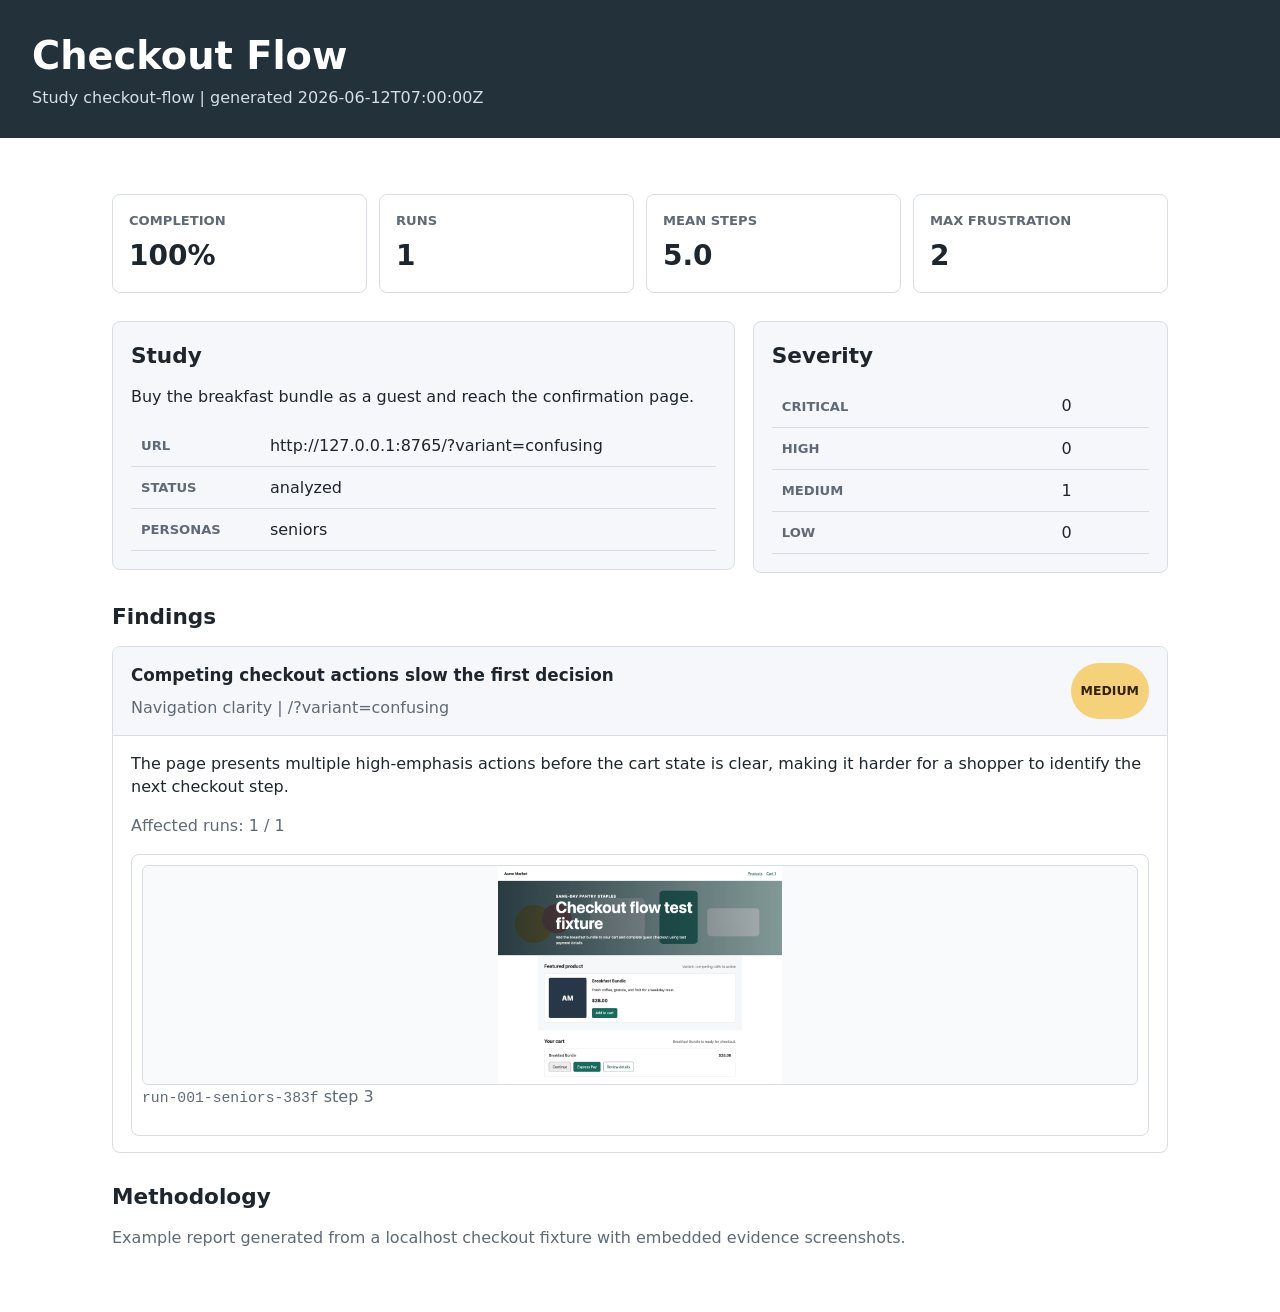
<file: examples/reports/checkout-flow-report.html>
<!doctype html>
<html lang="en">
  <head>
    <meta charset="utf-8" />
    <meta name="viewport" content="width=device-width, initial-scale=1" />
    <title>Checkout Flow - uxtest report</title>
    <style>
      :root {
        color-scheme: light;
        --ink: #1f252d;
        --muted: #606976;
        --line: #d8dde5;
        --paper: #ffffff;
        --band: #f5f7fa;
        --accent: #176b5c;
        --bad: #9d2f22;
        --warn: #946200;
        --ok: #176b5c;
      }
      * { box-sizing: border-box; }
      body {
        margin: 0;
        color: var(--ink);
        background: var(--paper);
        font-family: Inter, ui-sans-serif, system-ui, -apple-system, BlinkMacSystemFont, "Segoe UI", sans-serif;
        line-height: 1.45;
      }
      header {
        padding: 36px 32px 28px;
        color: #fff;
        background: #23313b;
      }
      main { max-width: 1120px; margin: 0 auto; padding: 28px 32px 48px; }
      h1, h2, h3, p { margin-top: 0; }
      h1 { max-width: 850px; margin-bottom: 10px; font-size: 2.4rem; line-height: 1.05; letter-spacing: 0; }
      h2 { margin-bottom: 14px; font-size: 1.35rem; }
      h3 { margin-bottom: 8px; font-size: 1.05rem; }
      .meta { color: #d7dde6; margin: 0; }
      .section { margin-top: 28px; }
      .grid { display: grid; grid-template-columns: repeat(4, minmax(0, 1fr)); gap: 12px; }
      .tile, .finding {
        border: 1px solid var(--line);
        border-radius: 8px;
        background: #fff;
      }
      .tile { padding: 16px; }
      .tile .label { color: var(--muted); font-size: .82rem; font-weight: 700; text-transform: uppercase; }
      .tile .value { margin-top: 6px; font-size: 1.75rem; font-weight: 800; }
      .summary {
        display: grid;
        grid-template-columns: 1.2fr .8fr;
        gap: 18px;
        align-items: start;
      }
      .panel {
        border: 1px solid var(--line);
        border-radius: 8px;
        padding: 18px;
        background: var(--band);
      }
      .finding { margin-bottom: 14px; overflow: hidden; }
      .finding-head {
        display: flex;
        justify-content: space-between;
        gap: 16px;
        padding: 16px 18px;
        border-bottom: 1px solid var(--line);
        background: var(--band);
      }
      .finding-body { padding: 16px 18px; }
      .badge {
        display: inline-flex;
        align-items: center;
        min-height: 26px;
        border-radius: 999px;
        padding: 0 10px;
        font-size: .78rem;
        font-weight: 800;
        text-transform: uppercase;
        background: #e8edf2;
      }
      .badge.critical, .badge.high { color: #fff; background: var(--bad); }
      .badge.medium { color: #332100; background: #f5d27a; }
      .badge.low { color: #163d33; background: #cce9df; }
      .evidence {
        display: grid;
        grid-template-columns: repeat(auto-fit, minmax(220px, 1fr));
        gap: 12px;
        margin-top: 12px;
      }
      .evidence-item {
        border: 1px solid var(--line);
        border-radius: 8px;
        padding: 10px;
        background: #fff;
      }
      .evidence-item img {
        display: block;
        width: 100%;
        max-height: 220px;
        object-fit: contain;
        border: 1px solid var(--line);
        border-radius: 6px;
        background: #f9fafb;
      }
      .evidence-link {
        display: block;
        width: 100%;
        padding: 0;
        border: 0;
        background: transparent;
        cursor: zoom-in;
      }
      .lightbox {
        position: fixed;
        inset: 0;
        z-index: 20;
        display: none;
        align-items: center;
        justify-content: center;
        padding: 24px;
        background: rgba(18, 25, 33, .84);
      }
      .lightbox.open { display: flex; }
      .lightbox img {
        max-width: 96vw;
        max-height: 90vh;
        object-fit: contain;
        border-radius: 8px;
        background: #fff;
      }
      table { width: 100%; border-collapse: collapse; }
      th, td { padding: 9px 10px; border-bottom: 1px solid var(--line); text-align: left; }
      th { color: var(--muted); font-size: .82rem; text-transform: uppercase; }
      code { font-family: ui-monospace, SFMono-Regular, Menlo, Consolas, monospace; font-size: .92em; }
      .muted { color: var(--muted); }
      @media (max-width: 760px) {
        header, main { padding-left: 18px; padding-right: 18px; }
        .grid, .summary { grid-template-columns: 1fr; }
        h1 { font-size: 2rem; }
      }
    </style>
  </head>
  <body>
    <header>
      <h1>Checkout Flow</h1>
      <p class="meta">Study checkout-flow | generated 2026-06-12T07:00:00Z</p>
    </header>
    <main>
      <section class="section grid" aria-label="Score summary">
        <div class="tile"><div class="label">Completion</div><div class="value">100%</div></div>
        <div class="tile"><div class="label">Runs</div><div class="value">1</div></div>
        <div class="tile"><div class="label">Mean steps</div><div class="value">5.0</div></div>
        <div class="tile"><div class="label">Max frustration</div><div class="value">2</div></div>
      </section>

      <section class="section summary">
        <div class="panel">
          <h2>Study</h2>
          <p>Buy the breakfast bundle as a guest and reach the confirmation page.</p>
          <table>
            <tbody>
              <tr><th>URL</th><td>http://127.0.0.1:8765/?variant=confusing</td></tr>
              <tr><th>Status</th><td>analyzed</td></tr>
              <tr><th>Personas</th><td>seniors</td></tr>
            </tbody>
          </table>
        </div>
        <div class="panel">
          <h2>Severity</h2>
          <table>
            <tbody>
              <tr><th>critical</th><td>0</td></tr>
<tr><th>high</th><td>0</td></tr>
<tr><th>medium</th><td>1</td></tr>
<tr><th>low</th><td>0</td></tr>
            </tbody>
          </table>
        </div>
      </section>

      <section class="section">
        <h2>Findings</h2>
        <article class="finding">
  <div class="finding-head">
    <div>
      <h3>Competing checkout actions slow the first decision</h3>
      <div class="muted">Navigation clarity | /?variant=confusing</div>
    </div>
    <span class="badge medium">medium</span>
  </div>
  <div class="finding-body">
    <p>The page presents multiple high-emphasis actions before the cart state is clear, making it harder for a shopper to identify the next checkout step.</p>
    <p class="muted">Affected runs: 1 / 1</p>
    <div class="evidence"><div class="evidence-item">
  <button class="evidence-link" type="button" onclick="openShot(this.querySelector(&quot;img&quot;).src)"><img src="assets/checkout-evidence.png" alt="Evidence screenshot for run-001-seniors-383f" /></button>
  <p class="muted"><code>run-001-seniors-383f</code> step 3</p>
</div></div>
  </div>
</article>
      </section>

      <section class="section">
        <h2>Methodology</h2>
        <p class="muted">Example report generated from a localhost checkout fixture with embedded evidence screenshots.</p>
      </section>
    </main>
    <div id="lightbox" class="lightbox" role="dialog" aria-modal="true" aria-label="Screenshot preview" onclick="closeShot()">
      <img id="lightbox-image" alt="Expanded evidence screenshot" />
    </div>
    <script>
      function openShot(src) {
        const box = document.getElementById("lightbox");
        const image = document.getElementById("lightbox-image");
        image.src = src;
        box.classList.add("open");
      }
      function closeShot() {
        const box = document.getElementById("lightbox");
        const image = document.getElementById("lightbox-image");
        box.classList.remove("open");
        image.src = "";
      }
      document.addEventListener("keydown", function(event) {
        if (event.key === "Escape") closeShot();
      });
    </script>
  </body>
</html>
</file>
